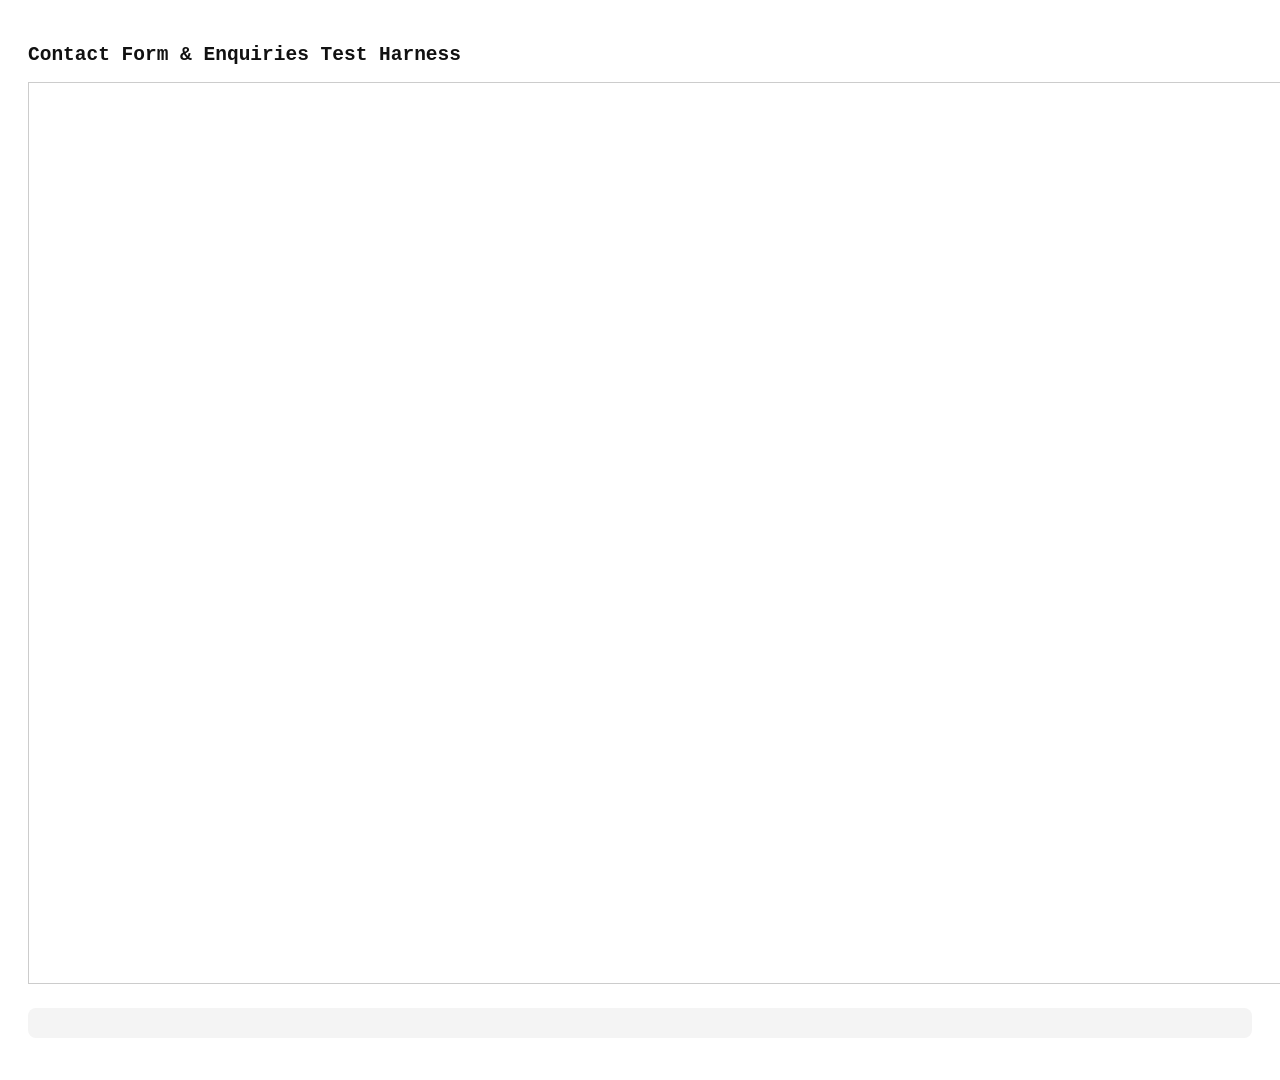
<file: scratch/harness.html>
<!DOCTYPE html>
<html>
<head><meta charset="utf-8"></head>
<body style="font-family: monospace; padding: 20px; background: #fff; color: #111;">
  <h2>Contact Form &amp; Enquiries Test Harness</h2>
  <iframe id="testFrame" src="http://127.0.0.1:8080/" style="width: 1280px; height: 900px; border: 1px solid #ccc;" onload="runFrameTests()"></iframe>
  <pre id="output" style="font-size: 14px; background: #f4f4f4; padding: 15px; border-radius: 8px; margin-top: 20px;"></pre>
  <script>
    function runFrameTests() {
      setTimeout(() => {
        const frame = document.getElementById('testFrame');
        const doc = frame.contentDocument || frame.contentWindow.document;
        const win = frame.contentWindow;

        try {
          const select = doc.getElementById('contactProduct');
          const subj = doc.getElementById('formSubjectHidden');
          const comm = doc.getElementById('formCommodityHidden');
          const prodInt = doc.getElementById('formProductInterestHidden');
          const form = doc.getElementById('contactForm');

          const log = [];
          log.push('TEST 1: Initial state -> select: "' + select.value + '" | subject: "' + subj.value + '"');

          // Test direct select: Circuit Breakers
          select.value = 'Circuit Breakers';
          select.dispatchEvent(new Event('change'));
          log.push('TEST 2: Pick "Circuit Breakers" -> select: "' + select.value + '" | commodity: "' + comm.value + '" | subject: "' + subj.value + '"');

          // Test direct select: Bi Metal Lugs
          select.value = 'Bi Metal Lugs & Connectors';
          select.dispatchEvent(new Event('change'));
          log.push('TEST 3: Pick "Bi Metal Lugs & Connectors" -> select: "' + select.value + '" | commodity: "' + comm.value + '" | subject: "' + subj.value + '"');

          // Submit inquiry for Bi Metal Lugs
          doc.getElementById('contactName').value = 'Apex Municipal Power';
          doc.getElementById('contactEmail').value = 'apex@power.gov.za';
          doc.getElementById('contactMessage').value = 'Urgent quote for 500 Bi Metal Lugs.';
          
          // Mock fetch
          win.fetch = async () => ({ ok: true, json: async () => ({ success: true }) });
          form.dispatchEvent(new Event('submit', { cancelable: true }));

          const leads = JSON.parse(win.localStorage.getItem('bakis_inquiry_leads') || '[]');
          log.push('TEST 4: Saved lead in vault -> product: "' + (leads[0] ? leads[0].product : 'none') + '" | name: "' + (leads[0] ? leads[0].name : 'none') + '"');

          // Test RFQ button from product card: Circuit Breakers
          const cbTile = doc.querySelector('[data-product="circuit-breakers"]');
          if (cbTile) {
            cbTile.click();
            const rfqBtn = doc.getElementById('productModalRfqBtn');
            if (rfqBtn) {
              rfqBtn.click();
              log.push('TEST 5: Modal RFQ clicked for "Circuit Breakers" -> dropdown value: "' + select.value + '" | subject: "' + subj.value + '"');
            }
          }

          // Test RFQ button from product card: IPC
          const ipcTile = doc.querySelector('[data-product="ipc-connectors"]');
          if (ipcTile) {
            ipcTile.click();
            const rfqBtn = doc.getElementById('productModalRfqBtn');
            if (rfqBtn) {
              rfqBtn.click();
              log.push('TEST 6: Modal RFQ clicked for "IPC" -> dropdown value: "' + select.value + '" | subject: "' + subj.value + '"');
            }
          }

          // Test Admin Portal Customer Enquiries Tab
          win.sessionStorage.setItem('bakis_admin_auth_v1', 'true');
          win.sessionStorage.setItem('bakis_admin_user', 'tsoanelomodise@gmail.com');
          doc.getElementById('openAdminBtn').click();
          doc.getElementById('tabEnquiries').click();

          const tableBody = doc.getElementById('adminEnquiriesTableBody');
          const rows = tableBody ? tableBody.querySelectorAll('tr').length : 0;
          const badgeFound = tableBody && tableBody.innerHTML.includes('enquiry-badge-product');
          log.push('TEST 7: Admin Enquiries Vault -> rows: ' + rows + ' | emerald product badge rendered: ' + (badgeFound ? 'YES' : 'NO'));

          document.getElementById('output').textContent = log.join('\n');
          window.TEST_COMPLETED = true;
        } catch (err) {
          document.getElementById('output').textContent = 'ERROR: ' + (err.stack || err.message);
          window.TEST_COMPLETED = true;
        }
      }, 500);
    }
  </script>
</body>
</html>
</file>
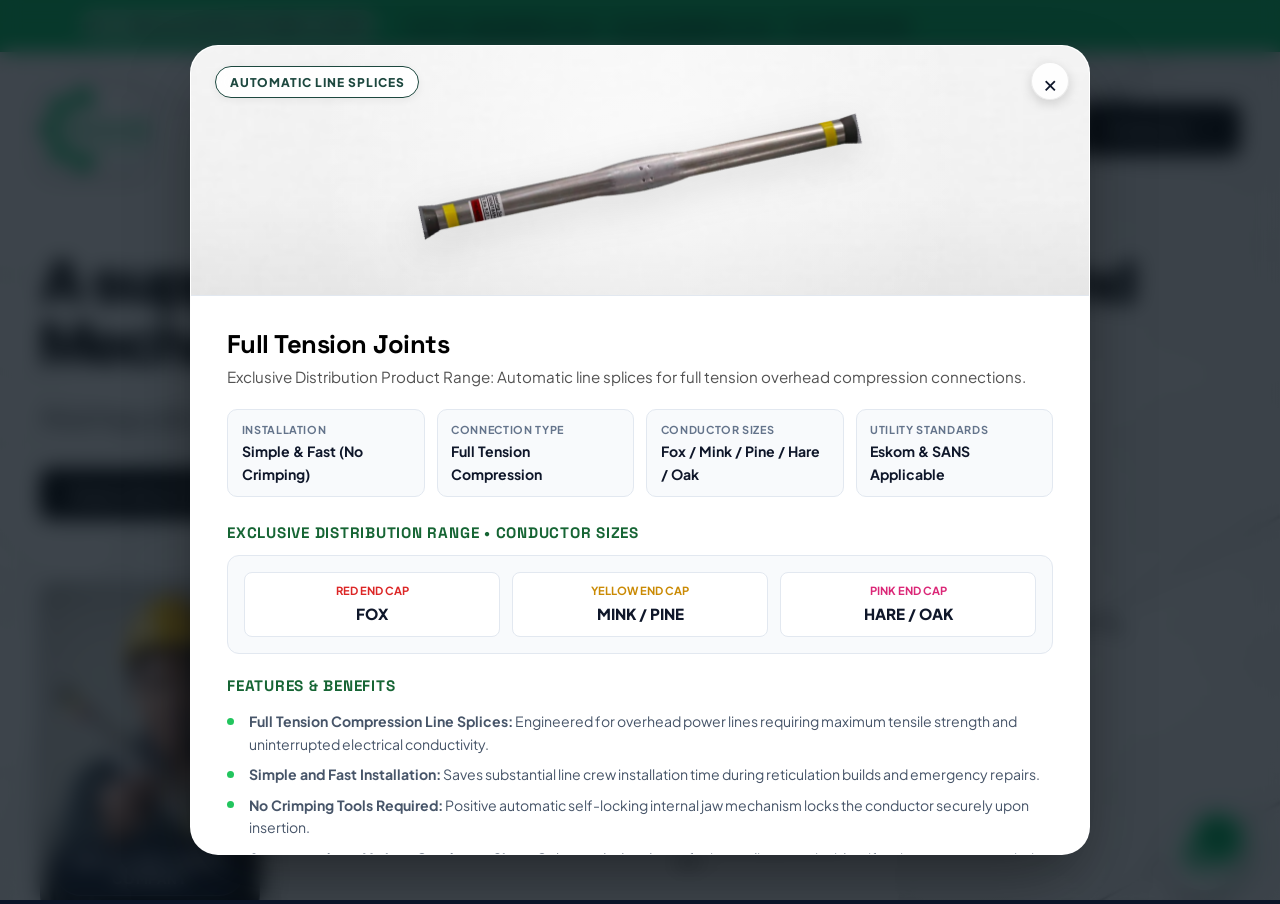
<file: scratch/modal_test.html>
<!DOCTYPE html>
<html>
<head>
  <meta charset="utf-8">
  <title>Modal Test</title>
</head>
<body style="margin: 0; padding: 0; background: #0b1528;">
  <iframe id="appFrame" src="/index.html" style="width: 100vw; height: 100vh; border: none;"></iframe>
  <script>
    const params = new URLSearchParams(window.location.search);
    const prod = params.get('prod') || 'distribution-boards';
    const frame = document.getElementById('appFrame');
    frame.onload = () => {
      setTimeout(() => {
        const win = frame.contentWindow;
        if (win && win.openProductModal) {
          win.openProductModal(prod);
        }
      }, 500);
    };
  </script>
</body>
</html>
</file>
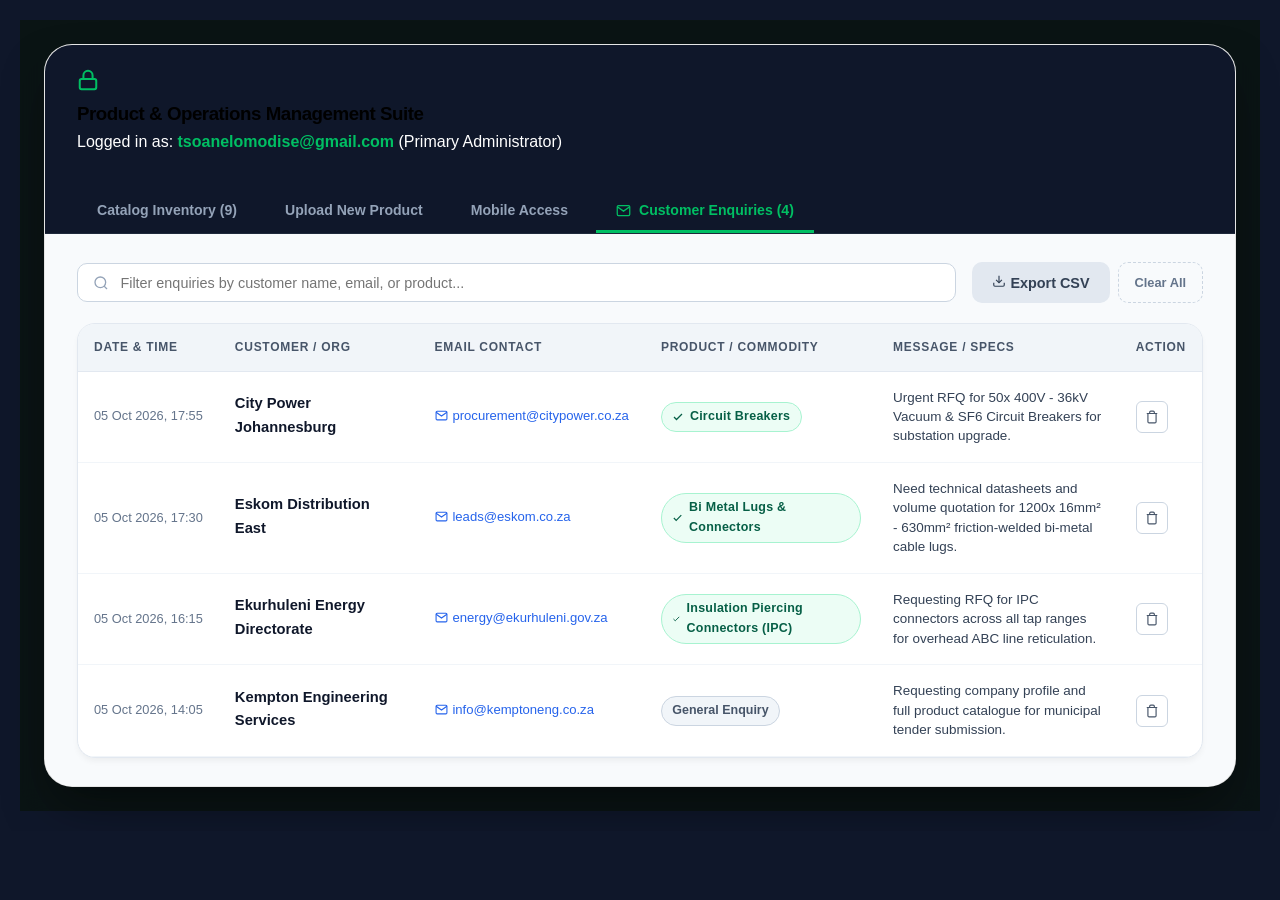
<file: scratch/preview_admin_enquiries.html>
<!DOCTYPE html>
<html lang="en">
<head>
  <meta charset="utf-8">
  <link rel="stylesheet" href="/assets/css/style.css">
  <style>
    body { background: #0f172a; margin: 0; padding: 20px; font-family: 'Inter', sans-serif; }
    .admin-modal-backdrop { display: flex !important; opacity: 1 !important; visibility: visible !important; position: static !important; }
    .admin-modal-box { transform: none !important; max-width: 1200px; margin: 0 auto; box-shadow: 0 25px 50px -12px rgba(0, 0, 0, 0.5) !important; }
  </style>
</head>
<body>
  <div class="admin-modal-backdrop active">
    <div class="admin-modal-box">
      <div class="admin-modal-header">
        <div class="admin-header-title-wrap">
          <div class="admin-brand-icon">
            <svg width="22" height="22" viewBox="0 0 24 24" fill="none" stroke="#00bf63" stroke-width="2.2">
              <rect x="3" y="11" width="18" height="11" rx="2" ry="2"></rect>
              <path d="M7 11V7a5 5 0 0 1 10 0v4"></path>
            </svg>
          </div>
          <div>
            <h3 class="admin-modal-title">Product &amp; Operations Management Suite</h3>
            <p class="admin-modal-subtitle">Logged in as: <strong style="color: #00bf63;">tsoanelomodise@gmail.com</strong> (Primary Administrator)</p>
          </div>
        </div>
      </div>

      <div class="admin-modal-nav">
        <button type="button" class="admin-nav-btn">Catalog Inventory (9)</button>
        <button type="button" class="admin-nav-btn">Upload New Product</button>
        <button type="button" class="admin-nav-btn">Mobile Access</button>
        <button type="button" class="admin-nav-btn active">
          <svg width="15" height="15" viewBox="0 0 24 24" fill="none" stroke="currentColor" stroke-width="2">
            <path d="M4 4h16c1.1 0 2 .9 2 2v12c0 1.1-.9 2-2 2H4c-1.1 0-2-.9-2-2V6c0-1.1.9-2 2-2z"></path>
            <polyline points="22,6 12,13 2,6"></polyline>
          </svg>
          Customer Enquiries (4)
        </button>
      </div>

      <div class="admin-modal-body">
        <div class="admin-tab-pane active" id="paneEnquiries">
          <div class="admin-catalog-toolbar">
            <div class="admin-search-wrap">
              <svg width="16" height="16" viewBox="0 0 24 24" fill="none" stroke="currentColor" stroke-width="2">
                <circle cx="11" cy="11" r="8"></circle>
                <line x1="21" y1="21" x2="16.65" y2="16.65"></line>
              </svg>
              <input type="text" placeholder="Filter enquiries by customer name, email, or product..." value="">
            </div>
            <div style="display: flex; gap: 0.5rem; flex-wrap: wrap;">
              <button type="button" class="btn-admin-secondary">
                <svg width="14" height="14" viewBox="0 0 24 24" fill="none" stroke="currentColor" stroke-width="2">
                  <path d="M21 15v4a2 2 0 0 1-2 2H5a2 2 0 0 1-2-2v-4"></path>
                  <polyline points="7 10 12 15 17 10"></polyline>
                  <line x1="12" y1="15" x2="12" y2="3"></line>
                </svg>
                <span>Export CSV</span>
              </button>
              <button type="button" class="btn-admin-reset">
                <span>Clear All</span>
              </button>
            </div>
          </div>

          <div class="admin-table-container">
            <table class="admin-table">
              <thead>
                <tr>
                  <th style="min-width: 140px;">Date &amp; Time</th>
                  <th>Customer / Org</th>
                  <th>Email Contact</th>
                  <th>Product / Commodity</th>
                  <th>Message / Specs</th>
                  <th style="text-align: right;">Action</th>
                </tr>
              </thead>
              <tbody>
                <tr>
                  <td class="enquiry-date">05 Oct 2026, 17:55</td>
                  <td><div class="enquiry-user-name">City Power Johannesburg</div></td>
                  <td>
                    <a href="mailto:procurement@citypower.co.za" class="enquiry-user-email">
                      <svg width="13" height="13" viewBox="0 0 24 24" fill="none" stroke="currentColor" stroke-width="2"><path d="M4 4h16c1.1 0 2 .9 2 2v12c0 1.1-.9 2-2 2H4c-1.1 0-2-.9-2-2V6c0-1.1.9-2 2-2z"></path><polyline points="22,6 12,13 2,6"></polyline></svg>
                      <span>procurement@citypower.co.za</span>
                    </a>
                  </td>
                  <td>
                    <span class="enquiry-badge-product">
                      <svg width="12" height="12" viewBox="0 0 24 24" fill="none" stroke="currentColor" stroke-width="2.5"><polyline points="20 6 9 17 4 12"></polyline></svg>
                      Circuit Breakers
                    </span>
                  </td>
                  <td><div class="enquiry-message-cell">Urgent RFQ for 50x 400V - 36kV Vacuum &amp; SF6 Circuit Breakers for substation upgrade.</div></td>
                  <td style="text-align: right;"><button class="btn-table-action delete"><svg width="14" height="14" viewBox="0 0 24 24" fill="none" stroke="currentColor" stroke-width="2"><polyline points="3 6 5 6 21 6"></polyline><path d="M19 6v14a2 2 0 0 1-2 2H7a2 2 0 0 1-2-2V6m3 0V4a2 2 0 0 1 2-2h4a2 2 0 0 1 2 2v2"></path></svg></button></td>
                </tr>
                <tr>
                  <td class="enquiry-date">05 Oct 2026, 17:30</td>
                  <td><div class="enquiry-user-name">Eskom Distribution East</div></td>
                  <td>
                    <a href="mailto:leads@eskom.co.za" class="enquiry-user-email">
                      <svg width="13" height="13" viewBox="0 0 24 24" fill="none" stroke="currentColor" stroke-width="2"><path d="M4 4h16c1.1 0 2 .9 2 2v12c0 1.1-.9 2-2 2H4c-1.1 0-2-.9-2-2V6c0-1.1.9-2 2-2z"></path><polyline points="22,6 12,13 2,6"></polyline></svg>
                      <span>leads@eskom.co.za</span>
                    </a>
                  </td>
                  <td>
                    <span class="enquiry-badge-product">
                      <svg width="12" height="12" viewBox="0 0 24 24" fill="none" stroke="currentColor" stroke-width="2.5"><polyline points="20 6 9 17 4 12"></polyline></svg>
                      Bi Metal Lugs &amp; Connectors
                    </span>
                  </td>
                  <td><div class="enquiry-message-cell">Need technical datasheets and volume quotation for 1200x 16mm² - 630mm² friction-welded bi-metal cable lugs.</div></td>
                  <td style="text-align: right;"><button class="btn-table-action delete"><svg width="14" height="14" viewBox="0 0 24 24" fill="none" stroke="currentColor" stroke-width="2"><polyline points="3 6 5 6 21 6"></polyline><path d="M19 6v14a2 2 0 0 1-2 2H7a2 2 0 0 1-2-2V6m3 0V4a2 2 0 0 1 2-2h4a2 2 0 0 1 2 2v2"></path></svg></button></td>
                </tr>
                <tr>
                  <td class="enquiry-date">05 Oct 2026, 16:15</td>
                  <td><div class="enquiry-user-name">Ekurhuleni Energy Directorate</div></td>
                  <td>
                    <a href="mailto:energy@ekurhuleni.gov.za" class="enquiry-user-email">
                      <svg width="13" height="13" viewBox="0 0 24 24" fill="none" stroke="currentColor" stroke-width="2"><path d="M4 4h16c1.1 0 2 .9 2 2v12c0 1.1-.9 2-2 2H4c-1.1 0-2-.9-2-2V6c0-1.1.9-2 2-2z"></path><polyline points="22,6 12,13 2,6"></polyline></svg>
                      <span>energy@ekurhuleni.gov.za</span>
                    </a>
                  </td>
                  <td>
                    <span class="enquiry-badge-product">
                      <svg width="12" height="12" viewBox="0 0 24 24" fill="none" stroke="currentColor" stroke-width="2.5"><polyline points="20 6 9 17 4 12"></polyline></svg>
                      Insulation Piercing Connectors (IPC)
                    </span>
                  </td>
                  <td><div class="enquiry-message-cell">Requesting RFQ for IPC connectors across all tap ranges for overhead ABC line reticulation.</div></td>
                  <td style="text-align: right;"><button class="btn-table-action delete"><svg width="14" height="14" viewBox="0 0 24 24" fill="none" stroke="currentColor" stroke-width="2"><polyline points="3 6 5 6 21 6"></polyline><path d="M19 6v14a2 2 0 0 1-2 2H7a2 2 0 0 1-2-2V6m3 0V4a2 2 0 0 1 2-2h4a2 2 0 0 1 2 2v2"></path></svg></button></td>
                </tr>
                <tr>
                  <td class="enquiry-date">05 Oct 2026, 14:05</td>
                  <td><div class="enquiry-user-name">Kempton Engineering Services</div></td>
                  <td>
                    <a href="mailto:info@kemptoneng.co.za" class="enquiry-user-email">
                      <svg width="13" height="13" viewBox="0 0 24 24" fill="none" stroke="currentColor" stroke-width="2"><path d="M4 4h16c1.1 0 2 .9 2 2v12c0 1.1-.9 2-2 2H4c-1.1 0-2-.9-2-2V6c0-1.1.9-2 2-2z"></path><polyline points="22,6 12,13 2,6"></polyline></svg>
                      <span>info@kemptoneng.co.za</span>
                    </a>
                  </td>
                  <td>
                    <span class="enquiry-badge-general">General Enquiry</span>
                  </td>
                  <td><div class="enquiry-message-cell">Requesting company profile and full product catalogue for municipal tender submission.</div></td>
                  <td style="text-align: right;"><button class="btn-table-action delete"><svg width="14" height="14" viewBox="0 0 24 24" fill="none" stroke="currentColor" stroke-width="2"><polyline points="3 6 5 6 21 6"></polyline><path d="M19 6v14a2 2 0 0 1-2 2H7a2 2 0 0 1-2-2V6m3 0V4a2 2 0 0 1 2-2h4a2 2 0 0 1 2 2v2"></path></svg></button></td>
                </tr>
              </tbody>
            </table>
          </div>
        </div>
      </div>
    </div>
  </div>
</body>
</html>
</file>
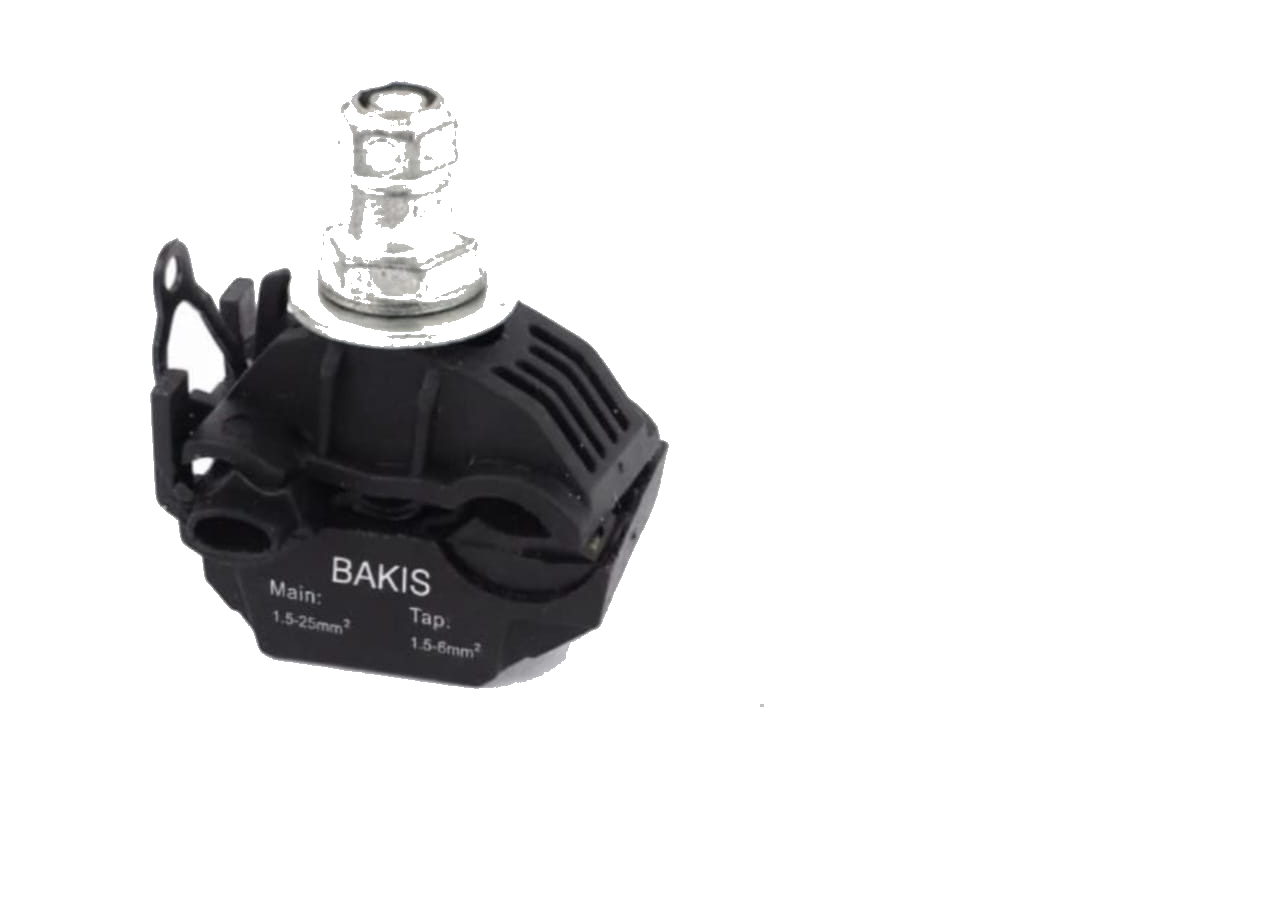
<file: scratch/process_ipc_clean.html>
<!DOCTYPE html>
<html>
<head><title>Clean Cutout IPC</title></head>
<body>
<canvas id="cv"></canvas>
<script>
window.addEventListener('DOMContentLoaded', () => {
  const img = new Image();
  img.onload = () => {
    const cv = document.getElementById('cv');
    const w = img.naturalWidth;
    const h = img.naturalHeight;
    cv.width = w;
    cv.height = h;
    const ctx = cv.getContext('2d');
    ctx.drawImage(img, 0, 0);

    const imgData = ctx.getImageData(0, 0, w, h);
    const data = imgData.data;

    // Use flood-fill / BFS from borders to remove background without touching product internals
    const visited = new Uint8Array(w * h);
    const queue = [];

    // Push all border pixels to queue
    for (let x = 0; x < w; x++) {
      queue.push(x, 0);
      queue.push(x, h - 1);
      visited[0 * w + x] = 1;
      visited[(h - 1) * w + x] = 1;
    }
    for (let y = 0; y < h; y++) {
      queue.push(0, y);
      queue.push(w - 1, y);
      visited[y * w + 0] = 1;
      visited[y * w + (w - 1)] = 1;
    }

    // Helper to test if a pixel is background (near white / light gray)
    function isBg(idx) {
      const r = data[idx];
      const g = data[idx + 1];
      const b = data[idx + 2];
      const minV = Math.min(r, g, b);
      const maxV = Math.max(r, g, b);
      // Background is light (> 195) and neutrally colored (low saturation)
      return minV > 190 && (maxV - minV) < 35;
    }

    let head = 0;
    while (head < queue.length) {
      const qx = queue[head++];
      const qy = queue[head++];
      const pIdx = (qy * w + qx) * 4;

      if (isBg(pIdx)) {
        // Mark pixel transparent
        data[pIdx + 3] = 0;

        // Check 4 neighbors
        const neighbors = [
          [qx + 1, qy],
          [qx - 1, qy],
          [qx, qy + 1],
          [qx, qy - 1]
        ];

        for (const [nx, ny] of neighbors) {
          if (nx >= 0 && nx < w && ny >= 0 && ny < h) {
            const nVisitedIdx = ny * w + nx;
            if (!visited[nVisitedIdx]) {
              visited[nVisitedIdx] = 1;
              const nPIdx = (ny * w + nx) * 4;
              if (isBg(nPIdx)) {
                queue.push(nx, ny);
              }
            }
          }
        }
      }
    }

    // Soften transition / feathered borders
    for (let y = 1; y < h - 1; y++) {
      for (let x = 1; x < w - 1; x++) {
        const idx = (y * w + x) * 4;
        if (data[idx + 3] > 0) {
          const r = data[idx], g = data[idx + 1], b = data[idx + 2];
          if (r > 200 && g > 200 && b > 200) {
            // Count surrounding transparent pixels
            let transCount = 0;
            if (data[((y-1)*w + x)*4 + 3] === 0) transCount++;
            if (data[((y+1)*w + x)*4 + 3] === 0) transCount++;
            if (data[(y*w + x - 1)*4 + 3] === 0) transCount++;
            if (data[(y*w + x + 1)*4 + 3] === 0) transCount++;
            if (transCount >= 1) {
              data[idx + 3] = Math.max(0, 255 - transCount * 65);
            }
          }
        }
      }
    }

    ctx.putImageData(imgData, 0, 0);

    const dataUrl = cv.toDataURL('image/png');
    fetch('http://127.0.0.1:8089/save-png', {
      method: 'POST',
      headers: { 'Content-Type': 'application/json' },
      body: JSON.stringify({ data: dataUrl })
    })
    .then(r => r.text())
    .then(txt => {
      document.body.innerHTML = '<h1>' + txt + '</h1>';
    });
  };
  img.src = '/assets/images/product-ipc-connector.jpg';
});
</script>
</body>
</html>
</file>
<file: assets/css/style.css>
:root {
  /* Minimalist Monochromatic Palette */
  --bg-sand: #f6f7f6;
  --bg-sand-light: #fbfcfb;
  --bg-card: #ffffff;
  --bg-card-warm: #ffffff;
  --bg-dark: #000000;
  --bg-dark-surface: #0c0d0c;
  
  --primary-green: #000000;
  --primary-green-hover: #171817;
  --accent-green-bright: #22c55e;
  --accent-green-soft: #f0f3f1;
  
  --text-main: #000000;
  --text-muted: #525252;
  --text-light: #808080;
  --text-inverse: #ffffff;
  
  --border-line: rgba(0, 0, 0, 0.07);
  --border-line-light: rgba(255, 255, 255, 0.2);
  --border-line-dark: rgba(255, 255, 255, 0.1);
  
  /* Typography System based on Reference Spec */
  --font-sans: 'Plus Jakarta Sans', -apple-system, BlinkMacSystemFont, 'Segoe UI', Roboto, sans-serif;
  --font-display: 'Space Grotesk', -apple-system, sans-serif;
  --font-wordmark: 'Inter Tight', -apple-system, sans-serif;

  --transition: all 0.24s cubic-bezier(0.16, 1, 0.3, 1);
  --radius-sm: 10px;
  --radius-md: 18px;
  --radius-lg: 28px;
  --radius-xl: 36px;
  --radius-full: 9999px;
  
  /* Diffuse Floating Shadows */
  --shadow-subtle: 0 4px 20px -4px rgba(0, 0, 0, 0.05), 0 2px 6px -2px rgba(0, 0, 0, 0.02);
  --shadow-elevated: 0 20px 45px -12px rgba(0, 0, 0, 0.09), 0 6px 14px -4px rgba(0, 0, 0, 0.04);
}

* {
  margin: 0;
  padding: 0;
  box-sizing: border-box;
}

html {
  scroll-behavior: smooth;
  font-size: 16px;
  text-rendering: optimizeLegibility;
  overflow-x: hidden;
  max-width: 100vw;
}

body {
  font-family: var(--font-sans);
  background-color: var(--bg-sand);
  color: var(--text-main);
  line-height: 1.6;
  -webkit-font-smoothing: antialiased;
  -moz-osx-font-smoothing: grayscale;
  overflow-x: hidden;
  width: 100%;
  max-width: 100vw;
}

/* ===================================================
   BESPOKE ICON SYSTEM (Linear / Apple / Stripe Agency Quality)
   - Dual-Theme Architecture: Standard UI (Light) & Dark UI (Deep Dark)
   - Pixel-perfect geometry, optical balance, negative space
   =================================================== */
.bk-icon {
  display: inline-block;
  vertical-align: middle;
  flex-shrink: 0;
  stroke-linecap: round;
  stroke-linejoin: round;
  stroke-width: 1.5;
  transition: transform 0.2s ease, stroke 0.2s ease;
}

/* Standard UI (Light / Neutral) */
.bk-icon-light {
  stroke: var(--text-muted);
  fill: none;
}

.bk-icon-light.primary {
  stroke: var(--primary-green);
}

.bk-icon-light.accent {
  stroke: var(--accent-green-bright);
}

/* Dark UI (High-Contrast / Precision Glow) */
.bk-icon-dark {
  stroke: #ffffff;
  fill: none;
  filter: drop-shadow(0 0 6px rgba(31, 161, 96, 0.35));
}

.bk-icon-dark.accent {
  stroke: #22c55e;
  filter: drop-shadow(0 0 8px rgba(34, 197, 94, 0.5));
}

.bk-icon-badge {
  display: inline-flex;
  align-items: center;
  justify-content: center;
  border-radius: var(--radius-sm);
  background: var(--accent-green-soft);
  color: var(--primary-green);
}

.bk-icon-badge.dark {
  background: rgba(255, 255, 255, 0.06);
  border: 1px solid rgba(255, 255, 255, 0.12);
  color: #ffffff;
}

img {
  max-width: 100%;
  height: auto;
  display: block;
}

a {
  text-decoration: none;
  color: inherit;
  transition: var(--transition);
}

button {
  font-family: inherit;
  cursor: pointer;
  border: none;
  outline: none;
  background: none;
}

/* Container */
.container {
  width: 100%;
  max-width: 1440px;
  margin: 0 auto;
  padding: 0 2.5rem;
}

/* Master Wrapper enclosing Topbar, Menu & Hero */
.hero-master-wrapper {
  position: relative;
  overflow: hidden;
  border-bottom: 1px solid var(--border-line);
}

/* Whole-Hero Full Bleed Background Canvas */
.hero-bg-canvas {
  position: absolute;
  top: 0;
  bottom: 0;
  left: 0;
  right: 0;
  width: 100%;
  height: 100%;
  z-index: 1;
  pointer-events: none;
  overflow: hidden;
}

.hero-bg-canvas img,
.hero-bg-canvas video {
  width: 100%;
  height: 100%;
  object-fit: cover;
  object-position: center center;
  transform: none;
  filter: contrast(1.05) brightness(1.02);
}

/* ===================================================
   SUBTLE INTERACTION DESIGN & SCROLL REVEALS
   - Gentle opacity & slight translation (no bouncing/distracting physics)
   - Hover feedback on interactive elements
   =================================================== */
.reveal-init {
  opacity: 0;
  transform: translateY(14px);
  transition: opacity 0.55s cubic-bezier(0.16, 1, 0.3, 1), transform 0.55s cubic-bezier(0.16, 1, 0.3, 1);
  will-change: opacity, transform;
}

.reveal-visible {
  opacity: 1;
  transform: translateY(0);
}

@media (prefers-reduced-motion: reduce) {
  .reveal-init {
    opacity: 1 !important;
    transform: none !important;
    transition: none !important;
  }
}

/* ===================================================
   TYPOGRAPHY SYSTEM (Reference Hierarchy Spec)
   - Lead Header: Space Grotesk, uppercase, tracking-wide
   - Main Wordmark Display: Inter Tight, 900 weight, ultra-tight tracking
   - Subheadline/Tagline: Italicized, balanced weight
   =================================================== */
h1, h2, h3, h4 {
  font-family: var(--font-display);
  color: var(--text-main);
  letter-spacing: -0.025em;
}

.hero-headline {
  font-family: var(--font-wordmark);
  font-weight: 850;
  letter-spacing: -0.03em;
  text-transform: none;
  font-size: clamp(3.25rem, 4.6vw, 4.75rem);
  line-height: 1.05;
  color: var(--text-main);
  margin-bottom: 1.5rem;
  width: 100%;
  max-width: 100%;
  word-break: normal;
  overflow-wrap: break-word;
}

.hero-headline .headline-line {
  display: inline;
  white-space: normal;
}

.hero-subheadline {
  font-family: var(--font-sans);
  font-style: italic;
  font-size: 1.55rem;
  font-weight: 500;
  color: var(--text-muted);
  max-width: 850px;
  line-height: 1.5;
  margin-bottom: 2rem;
  letter-spacing: normal;
}

/* Monochromatic Clean Overlays */
.hero-bg-gradient-overlay {
  position: absolute;
  inset: 0;
  background: linear-gradient(
    90deg, 
    rgba(246, 247, 246, 0.97) 0%, 
    rgba(246, 247, 246, 0.90) 42%, 
    rgba(246, 247, 246, 0.55) 70%, 
    rgba(246, 247, 246, 0.20) 100%
  );
  pointer-events: none;
}

/* Announcement Topbar (Above the menu section: #00BF63) */
.top-announcement {
  background: #00BF63;
  color: #052614;
  font-size: 0.875rem;
  font-weight: 600;
  padding: 0.65rem 2.5rem;
  border-bottom: 1px solid rgba(0, 0, 0, 0.08);
  position: relative;
  z-index: 101;
}

.top-announcement .container {
  display: flex;
  justify-content: space-between;
  align-items: center;
  gap: 1.5rem;
}

.top-announcement .top-announcement-left {
  display: flex;
  align-items: center;
  gap: 1.75rem;
  color: #032010;
}

.top-announcement .badge-hours {
  display: inline-flex;
  align-items: center;
  gap: 0.45rem;
  font-weight: 700;
  color: #032010;
  background: rgba(255, 255, 255, 0.35);
  padding: 0.25rem 0.65rem;
  border-radius: 9999px;
  letter-spacing: -0.01em;
}

.top-announcement .badge-hours::before {
  content: '';
  width: 7px;
  height: 7px;
  border-radius: 50%;
  background-color: #032010;
  box-shadow: 0 0 6px rgba(3, 32, 16, 0.4);
}

.top-announcement a {
  color: #032010;
  font-weight: 700;
  text-decoration: underline;
  text-underline-offset: 2px;
  transition: opacity 0.2s ease, color 0.2s ease;
}

.top-announcement a:hover {
  opacity: 0.85;
  color: #000000;
}

.top-announcement-btn {
  display: inline-flex;
  align-items: center;
  gap: 0.5rem;
  background: #032010;
  color: #ffffff !important;
  padding: 0.45rem 1.15rem;
  font-size: 0.825rem;
  font-weight: 700;
  border-radius: 9999px;
  border: 1px solid rgba(0, 0, 0, 0.2);
  transition: transform 0.2s ease, background-color 0.2s ease, box-shadow 0.2s ease;
  text-decoration: none !important;
}

.top-announcement-btn:hover {
  background: #000000;
  transform: translateY(-1px);
  box-shadow: 0 4px 12px rgba(0, 0, 0, 0.25);
  color: #ffffff !important;
}

.site-header.scrolled {
  background: rgba(246, 247, 246, 0.92);
  backdrop-filter: blur(16px);
  -webkit-backdrop-filter: blur(16px);
  border-bottom: 1px solid var(--border-line);
  box-shadow: var(--shadow-subtle);
  padding-top: 0;
}

/* Header & Navigation */
.site-header {
  position: sticky;
  top: 0;
  z-index: 100;
  background: transparent;
  border-bottom: 1px solid transparent;
  margin-top: 0;
  padding-top: 0.75rem;
  transition: background-color 0.35s ease, border-color 0.35s ease, box-shadow 0.35s ease, backdrop-filter 0.35s ease, padding 0.3s ease;
}

.site-header.scrolled {
  background: rgba(230, 237, 233, 0.92);
  backdrop-filter: blur(16px);
  -webkit-backdrop-filter: blur(16px);
  border-bottom: 1px solid var(--border-line);
  box-shadow: 0 10px 30px -10px rgba(10, 25, 18, 0.12);
  padding-top: 0;
}

.site-header .nav-container {
  display: flex;
  align-items: center;
  justify-content: space-between;
  height: 130px;
  transition: height 0.3s ease;
}

.site-header.scrolled .nav-container {
  height: 105px;
}

.brand-logo {
  display: flex;
  align-items: center;
  gap: 0.75rem;
  margin: 0;
  padding: 0;
  justify-content: flex-start;
}

.brand-logo img {
  height: 85px;
  max-height: 95px;
  width: auto;
  border-radius: 10px;
  border: 1px solid rgba(255, 255, 255, 0.12);
  object-fit: contain;
  object-position: left center;
  box-shadow: 0 4px 16px rgba(0, 0, 0, 0.25);
  transition: height 0.3s ease, transform 0.25s ease, box-shadow 0.25s ease;
  margin-left: 0;
}

.site-header.scrolled .brand-logo img {
  height: 70px;
  max-height: 75px;
  box-shadow: 0 4px 12px rgba(0, 0, 0, 0.15);
}

.brand-logo img:hover {
  transform: scale(1.02);
  box-shadow: 0 6px 20px rgba(0, 0, 0, 0.35);
}

.main-nav {
  display: flex;
  align-items: center;
  gap: 2.5rem;
}

.main-nav a {
  font-size: 0.95rem;
  font-weight: 500;
  color: var(--text-main);
  position: relative;
  padding: 0.4rem 0;
}

.main-nav a::after {
  content: '';
  position: absolute;
  bottom: 0;
  left: 0;
  width: 0;
  height: 2px;
  background: var(--primary-green);
  transition: var(--transition);
}

.main-nav a:hover {
  color: var(--primary-green);
}

.main-nav a:hover::after {
  width: 100%;
}

.nav-actions {
  display: flex;
  align-items: center;
  gap: 1rem;
}

.search-toggle-btn {
  display: flex;
  align-items: center;
  justify-content: center;
  width: 44px;
  height: 44px;
  border-radius: 50%;
  background: #ffffff;
  border: 1px solid var(--border-line);
  color: var(--text-main);
  transition: var(--transition);
}

.search-toggle-btn:hover {
  background: var(--bg-dark);
  color: #fff;
  border-color: var(--bg-dark);
}

.btn-primary {
  display: inline-flex;
  align-items: center;
  justify-content: center;
  gap: 0.5rem;
  background: #000000;
  color: #ffffff;
  padding: 0.85rem 1.8rem;
  font-size: 0.95rem;
  font-weight: 600;
  border-radius: var(--radius-sm);
  transition: transform 0.2s cubic-bezier(0.16, 1, 0.3, 1), box-shadow 0.2s cubic-bezier(0.16, 1, 0.3, 1), background-color 0.2s ease;
  box-shadow: 0 4px 14px rgba(0, 0, 0, 0.16);
}

.btn-primary:hover {
  background: #171817;
  transform: translateY(-2px);
  box-shadow: 0 8px 24px rgba(0, 0, 0, 0.25);
  color: #ffffff;
}

.btn-primary:active {
  transform: translateY(0);
}

.btn-secondary {
  display: inline-flex;
  align-items: center;
  justify-content: center;
  gap: 0.5rem;
  background: #ffffff;
  color: #000000;
  border: 1px solid var(--border-line);
  padding: 0.85rem 1.8rem;
  font-size: 0.95rem;
  font-weight: 600;
  border-radius: var(--radius-sm);
  transition: transform 0.2s cubic-bezier(0.16, 1, 0.3, 1), box-shadow 0.2s cubic-bezier(0.16, 1, 0.3, 1), border-color 0.2s ease, background-color 0.2s ease;
  box-shadow: var(--shadow-subtle);
}

.btn-secondary:hover {
  background: #fbfcfb;
  border-color: rgba(0, 0, 0, 0.25);
  transform: translateY(-2px);
  box-shadow: var(--shadow-elevated);
}

.btn-secondary:active {
  transform: translateY(0);
}

/* Mobile Menu Toggle */
.mobile-nav-toggle {
  display: none;
  flex-direction: column;
  justify-content: center;
  gap: 5px;
  width: 40px;
  height: 40px;
}

.mobile-nav-toggle span {
  display: block;
  height: 2px;
  width: 24px;
  background: var(--text-main);
  transition: var(--transition);
}

/* ===================================================
   HERO SECTION - REFERENCE REPLICATED WITH ARCHITECTURAL GRID
   =================================================== */
.hero-editorial {
  position: relative;
  min-height: calc(100vh - 120px);
  display: flex;
  align-items: stretch;
  overflow: hidden;
  border-bottom: 1px solid var(--border-line);
}

/* Reference subtle editorial grid lines */
.hero-grid-overlay {
  position: absolute;
  inset: 0;
  pointer-events: none;
  z-index: 3;
  display: grid;
  grid-template-columns: 280px 1fr 1fr;
  grid-template-rows: 90px 1fr 1fr;
  border-bottom: 1px solid rgba(255, 255, 255, 0.2);
}

.hero-grid-overlay > div {
  border-right: 1px solid rgba(255, 255, 255, 0.18);
  border-bottom: 1px solid rgba(255, 255, 255, 0.18);
}

.hero-layout {
  position: relative;
  z-index: 4;
  width: 100%;
  max-width: 1440px;
  margin: 0 auto;
  display: flex;
  flex-direction: column;
  padding: 3.5rem 2.5rem 2.5rem;
  gap: 2rem;
}

.hero-content-left {
  width: 100%;
  max-width: 100%;
  display: flex;
  flex-direction: column;
  padding-right: 0;
}

.hero-stat-bubble-top {
  display: inline-flex;
  align-items: center;
  gap: 1rem;
  margin-bottom: 2rem;
}

.hero-stat-bubble-top .metric-big {
  font-size: 2.25rem;
  font-weight: 800;
  line-height: 1;
  color: var(--text-main);
  letter-spacing: -0.03em;
}

.hero-stat-bubble-top .metric-label {
  font-size: 0.85rem;
  font-weight: 600;
  color: var(--text-muted);
  text-transform: uppercase;
  letter-spacing: 0.05em;
  margin-top: 0.2rem;
}

.hero-stat-bubble-top .avatar-group {
  display: flex;
  align-items: center;
  margin-top: 0.4rem;
}

.hero-stat-bubble-top .avatar-group img {
  width: 32px;
  height: 32px;
  border-radius: 50%;
  border: 2px solid var(--bg-sand);
  margin-left: -8px;
}

.hero-stat-bubble-top .avatar-group img:first-child {
  margin-left: 0;
}

.hero-title-group {
  margin-bottom: 2.5rem;
}

.hero-subheadline {
  font-size: 1.55rem;
  font-weight: 500;
  color: var(--text-muted);
  max-width: 850px;
  line-height: 1.5;
  margin-bottom: 2rem;
}

.hero-cta-row {
  display: flex;
  align-items: center;
  gap: 1.25rem;
  flex-wrap: wrap;
}

/* Floating bottom cards on hero */
.hero-bottom-deck {
  display: flex;
  align-items: stretch;
  justify-content: flex-start;
  gap: 1.25rem;
  margin-top: 1.5rem;
  margin-bottom: 0.5rem;
  width: 100%;
}

/* Black Stat Block */
.hero-metric-dark-box {
  background: var(--bg-dark);
  color: #fff;
  padding: 1.5rem 1.75rem;
  display: flex;
  flex-direction: column;
  justify-content: space-between;
  min-width: 235px;
  position: relative;
  overflow: hidden;
  border-radius: var(--radius-md);
  box-shadow: var(--shadow-elevated);
  border: 1px solid rgba(255, 255, 255, 0.14);
  transition: transform 0.25s cubic-bezier(0.16, 1, 0.3, 1), box-shadow 0.25s ease;
}

.hero-metric-dark-box:hover {
  transform: translateY(-3px);
  box-shadow: 0 25px 50px -15px rgba(0, 0, 0, 0.5);
}

.hero-metric-dark-box.has-executive-media {
  background: #111827;
  width: 220px;
  min-width: 200px;
  max-width: 240px;
  aspect-ratio: 300 / 449;
  height: auto;
  padding: 1rem 0.85rem;
  flex-shrink: 0;
}

.hero-metric-dark-box .dark-box-bg-image {
  position: absolute;
  inset: 0;
  width: 100%;
  height: 100%;
  z-index: 1;
  pointer-events: none;
}

.hero-metric-dark-box .dark-box-bg-image img {
  width: 100%;
  height: 100%;
  object-fit: cover;
  object-position: center center;
  filter: none;
  transition: transform 0.35s ease;
}

.hero-metric-dark-box:hover .dark-box-bg-image img {
  transform: scale(1.02);
  filter: none;
}

.hero-metric-dark-box .dark-box-overlay {
  position: absolute;
  inset: 0;
  background: linear-gradient(
    180deg,
    rgba(0, 0, 0, 0) 0%,
    rgba(0, 0, 0, 0) 68%,
    rgba(0, 0, 0, 0.3) 84%,
    rgba(0, 0, 0, 0.75) 100%
  );
  z-index: 2;
}

.hero-metric-dark-box .dark-box-content {
  position: relative;
  z-index: 3;
  display: flex;
  flex-direction: column;
  justify-content: flex-end;
  height: 100%;
}

.hero-metric-dark-box .caption {
  font-size: 0.82rem;
  font-weight: 800;
  text-transform: uppercase;
  letter-spacing: 0.05em;
  line-height: 1.35;
  color: #ffffff;
  text-align: center;
  background: rgba(15, 23, 42, 0.85);
  backdrop-filter: blur(8px);
  -webkit-backdrop-filter: blur(8px);
  padding: 0.45rem 0.65rem;
  border-radius: 9999px;
  border: 1px solid rgba(255, 255, 255, 0.2);
  box-shadow: 0 4px 14px rgba(0, 0, 0, 0.5);
}

/* Warm Spotlight Card (Clean White Floating Container) */
.hero-spotlight-card {
  background: #ffffff;
  padding: 1.5rem 1.75rem;
  display: grid;
  grid-template-columns: 1fr auto;
  align-items: center;
  gap: 1.5rem;
  position: relative;
  overflow: hidden;
  border-radius: var(--radius-md);
  box-shadow: var(--shadow-elevated);
  border: 1px solid var(--border-line);
  transition: transform 0.25s cubic-bezier(0.16, 1, 0.3, 1), box-shadow 0.25s ease;
  width: 100%;
  max-width: 620px;
}

.hero-spotlight-card:hover {
  transform: translateY(-3px);
  box-shadow: 0 25px 45px -12px rgba(0, 0, 0, 0.12);
}

.spotlight-text-content {
  display: flex;
  flex-direction: column;
  justify-content: center;
  transition: opacity 0.22s cubic-bezier(0.16, 1, 0.3, 1), transform 0.22s cubic-bezier(0.16, 1, 0.3, 1);
  will-change: opacity, transform;
}

.spotlight-text-content.text-anim-out {
  opacity: 0;
  transform: translateY(-8px);
}

.spotlight-text-content.animate-swap {
  animation: spotlightTextIn 0.38s cubic-bezier(0.16, 1, 0.3, 1) forwards;
}

@keyframes spotlightTextIn {
  0% {
    opacity: 0;
    transform: translateY(8px);
  }
  100% {
    opacity: 1;
    transform: translateY(0);
  }
}

.hero-spotlight-card .spotlight-tag {
  display: inline-flex;
  align-items: center;
  gap: 0.45rem;
  font-size: 0.78rem;
  font-weight: 700;
  text-transform: uppercase;
  letter-spacing: 0.05em;
  color: #166534;
  margin-bottom: 0.35rem;
}

.hero-spotlight-card .spotlight-tag::before {
  content: '';
  width: 6px;
  height: 6px;
  border-radius: 50%;
  background: #16a34a;
}

.hero-spotlight-card .spotlight-title {
  font-family: var(--font-sans);
  font-size: clamp(1.2rem, 1.8vw, 1.45rem);
  font-weight: 800;
  line-height: 1.22;
  color: var(--text-main);
  letter-spacing: -0.02em;
  margin: 0 0 0.4rem 0;
}

.hero-spotlight-card .spotlight-desc {
  font-family: var(--font-sans);
  font-size: clamp(0.84rem, 1.1vw, 0.92rem);
  font-weight: 500;
  line-height: 1.46;
  color: var(--text-muted);
  margin: 0;
  max-width: 580px;
  display: -webkit-box;
  -webkit-line-clamp: 3;
  -webkit-box-orient: vertical;
  overflow: hidden;
}

/* Rotating Product Carousel Container */
.spotlight-carousel-wrapper {
  position: relative;
  width: 190px;
  display: flex;
  flex-direction: column;
  align-items: center;
}

.carousel-track {
  position: relative;
  width: 190px;
  height: 220px;
  display: flex;
  align-items: center;
  justify-content: center;
}

.carousel-slide {
  position: absolute;
  inset: 0;
  display: flex;
  flex-direction: column;
  align-items: center;
  justify-content: center;
  opacity: 0;
  visibility: hidden;
  transform: scale(0.94) translateY(6px);
  transition: opacity 0.5s cubic-bezier(0.16, 1, 0.3, 1), transform 0.5s cubic-bezier(0.16, 1, 0.3, 1), visibility 0.5s;
  pointer-events: none;
}

.carousel-slide.active {
  opacity: 1;
  visibility: visible;
  transform: scale(1) translateY(0);
  pointer-events: auto;
}

.hero-spotlight-card .spotlight-avatar {
  height: 185px;
  width: 175px;
  object-fit: contain;
  background: #ffffff;
  padding: 8px;
  border-radius: var(--radius-md);
  border: 1px solid #e8ede9;
  box-shadow: 0 4px 14px rgba(0, 0, 0, 0.04);
  transition: transform 0.25s ease;
}

.hero-spotlight-card .spotlight-avatar:hover {
  transform: scale(1.03);
}

.carousel-caption {
  font-size: 0.7rem;
  font-weight: 700;
  text-transform: uppercase;
  letter-spacing: 0.06em;
  color: var(--text-muted);
  margin-top: 0.4rem;
  text-align: center;
  max-width: 175px;
  white-space: nowrap;
  overflow: hidden;
  text-overflow: ellipsis;
}

/* Minimalist Carousel Indicators */
.carousel-indicators {
  display: flex;
  align-items: center;
  justify-content: center;
  gap: 6px;
  margin-top: 0.5rem;
}

.carousel-indicators .indicator {
  width: 16px;
  height: 4px;
  border-radius: 9999px;
  background: #d4d4d4;
  border: none;
  cursor: pointer;
  padding: 0;
  transition: background-color 0.3s ease, width 0.3s ease;
}

.carousel-indicators .indicator.active {
  background: #000000;
  width: 26px;
}

.hero-spotlight-card .spotlight-action {
  display: flex;
  flex-direction: column;
  align-items: center;
  gap: 0.35rem;
}

.btn-play-round {
  width: 44px;
  height: 44px;
  border-radius: 50%;
  background: var(--bg-dark);
  color: #fff;
  display: flex;
  align-items: center;
  justify-content: center;
  transition: transform 0.2s cubic-bezier(0.16, 1, 0.3, 1), background-color 0.2s ease;
  box-shadow: 0 4px 12px rgba(0, 0, 0, 0.2);
}

.btn-play-round:hover {
  transform: scale(1.08);
  background: #262626;
}

.spotlight-action span {
  font-size: 0.7rem;
  font-weight: 600;
  text-transform: uppercase;
  color: var(--text-main);
}

/* Right Side - Industrial Hero Image Canvas */
.hero-visual-right {
  position: absolute;
  top: 0;
  right: 0;
  width: 54%;
  height: 100%;
  z-index: 1;
}

.hero-visual-right img {
  width: 100%;
  height: 100%;
  object-fit: cover;
  object-position: center right;
}

.hero-visual-right .visual-gradient-mask {
  position: absolute;
  inset: 0;
  background: linear-gradient(to right, var(--bg-sand) 0%, rgba(230, 237, 233, 0.5) 20%, transparent 45%);
  pointer-events: none;
}

/* Reference Corner Floating Badge ("BUILD YOUR CAREER WITH LEADING COMPANIES") */
.hero-corner-badge {
  position: absolute;
  bottom: 2.5rem;
  right: 2.5rem;
  z-index: 5;
  display: flex;
  flex-direction: column;
  align-items: flex-end;
  max-width: 200px;
  text-align: right;
}

.corner-badge-logo-circle {
  width: 72px;
  height: 72px;
  border-radius: 50%;
  background: rgba(255, 255, 255, 0.95);
  backdrop-filter: blur(8px);
  -webkit-backdrop-filter: blur(8px);
  border: 3px solid rgba(255, 255, 255, 0.85);
  box-shadow: 0 10px 25px rgba(0, 0, 0, 0.25);
  display: flex;
  align-items: center;
  justify-content: center;
  padding: 10px;
  margin-bottom: 0.75rem;
  transition: transform 0.25s ease;
}

.corner-badge-logo-circle:hover {
  transform: scale(1.08);
}

.corner-badge-logo-circle img {
  width: 100%;
  height: 100%;
  object-fit: contain;
}

.hero-corner-badge .badge-text {
  font-size: 0.75rem;
  font-weight: 800;
  letter-spacing: 0.08em;
  text-transform: uppercase;
  color: #ffffff;
  text-shadow: 0 2px 10px rgba(0, 0, 0, 0.7);
  line-height: 1.35;
}

/* ===================================================
   METRIC STRIP (Verbatim: 100% BWO, 7+ CLIENTS, 5+ YEARS)
   =================================================== */
.stats-strip {
  background: var(--bg-dark);
  color: #fff;
  padding: 3rem 0;
  border-bottom: 1px solid var(--border-line-dark);
}

.stats-grid {
  display: grid;
  grid-template-columns: repeat(3, 1fr);
  gap: 2rem;
  text-align: center;
}

.stat-item {
  position: relative;
  padding: 1rem;
}

.stat-item:not(:last-child)::after {
  content: '';
  position: absolute;
  right: 0;
  top: 20%;
  height: 60%;
  width: 1px;
  background: rgba(255, 255, 255, 0.12);
}

.stat-number {
  font-size: clamp(2.5rem, 4.5vw, 3.8rem);
  font-weight: 800;
  letter-spacing: -0.03em;
  color: #fff;
  line-height: 1.1;
  margin-bottom: 0.5rem;
}

.stat-number .accent {
  color: var(--accent-green-bright);
}

.stat-title {
  font-size: 0.875rem;
  font-weight: 700;
  letter-spacing: 0.12em;
  text-transform: uppercase;
  color: #8da397;
}

/* ===================================================
   ABOUT SECTION
   =================================================== */
.section-about {
  padding: 7rem 0 5rem;
  background: var(--bg-sand);
}

.about-header-grid {
  display: grid;
  grid-template-columns: 320px 1fr;
  gap: 3rem;
  margin-bottom: 4rem;
  align-items: start;
}

.section-label {
  font-family: var(--font-display);
  font-size: 0.8125rem;
  font-weight: 700;
  letter-spacing: 0.14em;
  text-transform: uppercase;
  color: #000000;
  display: inline-flex;
  align-items: center;
  gap: 0.5rem;
}

.section-label::before {
  content: '';
  width: 16px;
  height: 2px;
  background: #000000;
}

.about-main-title {
  font-family: var(--font-display);
  font-size: clamp(2rem, 3.2vw, 2.75rem);
  font-weight: 700;
  line-height: 1.2;
  letter-spacing: -0.03em;
  color: var(--text-main);
  margin-top: 0.5rem;
}

.about-paragraphs {
  font-size: 1.125rem;
  line-height: 1.75;
  color: var(--text-muted);
}

.about-paragraphs p {
  margin-bottom: 1.5rem;
}

.about-highlight-box {
  background: #ffffff;
  border-left: 4px solid #000000;
  padding: 1.75rem 2rem;
  border-radius: 0 var(--radius-md) var(--radius-md) 0;
  box-shadow: var(--shadow-subtle);
  border-top: 1px solid var(--border-line);
  border-right: 1px solid var(--border-line);
  border-bottom: 1px solid var(--border-line);
  margin-top: 2rem;
}

.about-highlight-box p {
  font-size: 1.15rem;
  font-weight: 600;
  color: var(--text-main);
  margin-bottom: 0;
}

/* Vision / Mission / Values Cards */
.vmv-grid {
  display: grid;
  grid-template-columns: repeat(3, 1fr);
  gap: 1.75rem;
  margin-top: 4rem;
}

.vmv-card {
  background: #ffffff;
  padding: 2.5rem 2rem;
  border-radius: var(--radius-lg);
  border: 1px solid var(--border-line);
  box-shadow: var(--shadow-subtle);
  transition: transform 0.25s cubic-bezier(0.16, 1, 0.3, 1), box-shadow 0.25s ease, border-color 0.2s ease;
  display: flex;
  flex-direction: column;
}

.vmv-card:hover {
  transform: translateY(-4px);
  box-shadow: var(--shadow-elevated);
  border-color: rgba(0, 0, 0, 0.3);
}

.vmv-card.highlight {
  background: #ffffff;
}

.vmv-icon {
  width: 52px;
  height: 52px;
  border-radius: var(--radius-sm);
  background: #000000;
  color: #00bf63;
  display: flex;
  align-items: center;
  justify-content: center;
  margin-bottom: 1.5rem;
  box-shadow: 0 4px 14px rgba(0, 0, 0, 0.2);
}

.vmv-icon svg,
.vmv-card.highlight .vmv-icon svg {
  color: #00bf63 !important;
  stroke: #00bf63 !important;
}

.vmv-card.highlight .vmv-icon {
  background: #000000;
  color: #00bf63;
}

.vmv-title {
  font-family: var(--font-display);
  font-size: 1.35rem;
  font-weight: 700;
  letter-spacing: 0.02em;
  text-transform: uppercase;
  color: var(--text-main);
  margin-bottom: 1rem;
}

.vmv-text {
  font-size: 0.975rem;
  line-height: 1.65;
  color: var(--text-muted);
}

/* ===================================================
   PRODUCT RANGE SECTION
   =================================================== */
.section-products {
  padding: 6rem 0 7rem;
  background: var(--bg-sand-light);
  border-top: 1px solid var(--border-line);
  border-bottom: 1px solid var(--border-line);
}

.products-header {
  display: flex;
  justify-content: space-between;
  align-items: flex-end;
  margin-bottom: 3.5rem;
  flex-wrap: wrap;
  gap: 1.5rem;
}

.products-title-group h2 {
  font-family: var(--font-display);
  font-size: clamp(2rem, 3.5vw, 2.75rem);
  font-weight: 700;
  letter-spacing: -0.03em;
  margin-top: 0.5rem;
}

.products-title-group p {
  font-size: 1.1rem;
  color: var(--text-muted);
  margin-top: 0.25rem;
}

.products-header-actions {
  display: flex;
  align-items: center;
  gap: 0.85rem;
  flex-wrap: wrap;
}

.btn-admin-manage {
  display: inline-flex;
  align-items: center;
  gap: 0.5rem;
  background: #ffffff;
  color: var(--text-main);
  border: 1px solid var(--border-line);
  padding: 0.75rem 1.25rem;
  border-radius: var(--radius-sm);
  font-family: inherit;
  font-size: 0.88rem;
  font-weight: 700;
  cursor: pointer;
  box-shadow: 0 2px 5px rgba(0, 0, 0, 0.04);
  transition: all 0.2s ease;
}

.btn-admin-manage:hover {
  background: #0f172a;
  color: #ffffff;
  border-color: #0f172a;
  transform: translateY(-2px);
  box-shadow: 0 6px 15px rgba(0, 0, 0, 0.12);
}

.btn-admin-manage svg {
  color: var(--accent-green-bright);
}

/* ===================================================
   MOSAIC BENTO PRODUCT GRID (Replicating exact design reference)
   - Rich saturated industrial jewel blocks
   - Edge-anchored / cut-out equipment visuals
   - Clean top-left headers and circular arrow buttons
   =================================================== */
.products-mosaic-grid {
  display: grid;
  grid-template-columns: 1.45fr 1fr 1fr 1fr;
  grid-auto-rows: minmax(285px, auto);
  gap: 1px;
  background: #e2e8f0;
  border: 1px solid #e2e8f0;
  border-radius: var(--radius-md);
  overflow: hidden;
  box-shadow: 0 20px 45px -12px rgba(15, 23, 42, 0.08);
}

.mosaic-product-tile {
  position: relative;
  overflow: hidden;
  padding: 1.75rem 1.75rem 1.25rem;
  display: flex;
  flex-direction: column;
  justify-content: space-between;
  cursor: pointer;
  min-height: 285px;
  background-color: #f8fafc;
  background-image: url('../images/product-card-bg-white.png');
  background-size: cover;
  background-position: center;
  background-repeat: no-repeat;
  transition: transform 0.25s cubic-bezier(0.16, 1, 0.3, 1), box-shadow 0.25s ease, filter 0.25s ease;
}

.mosaic-product-tile:hover {
  filter: brightness(0.98);
  box-shadow: inset 0 0 0 1px rgba(0, 0, 0, 0.08);
  z-index: 2;
}

/* Span modifier for larger anchor equipment tiles */
.mosaic-product-tile.tile-span-large {
  grid-row: span 2;
  min-height: 540px;
}

.mosaic-product-tile.tile-span-medium {
  grid-column: span 2;
}

/* Base card background with attached white texture */
.mosaic-product-tile,
.tile-navy,
.tile-spruce,
.tile-cyan,
.tile-slate,
.tile-cerulean,
.tile-crimson,
.tile-forest,
.tile-indigo,
.tile-teal {
  background-color: #f8fafc;
  background-image: url('../images/product-card-bg-white.png');
  background-size: cover;
  background-position: center;
  background-repeat: no-repeat;
}

/* Typography & Labels inside Mosaic Tile */
.mosaic-tile-top {
  position: relative;
  z-index: 5;
  display: flex;
  flex-direction: column;
  gap: 0.25rem;
  max-width: 92%;
  pointer-events: none;
}

.mosaic-tile-category {
  font-size: 0.75rem;
  font-weight: 700;
  letter-spacing: 0.08em;
  text-transform: uppercase;
  color: #64748b;
  transition: color 0.2s ease;
  text-shadow: 0 1px 2px rgba(255, 255, 255, 0.85);
}

.mosaic-tile-title {
  font-family: var(--font-display);
  font-size: clamp(1.15rem, 1.4vw, 1.45rem);
  font-weight: 800;
  color: #0f172a;
  letter-spacing: -0.015em;
  line-height: 1.25;
  transition: color 0.2s ease;
  text-shadow: 0 1px 2px rgba(255, 255, 255, 0.85);
}

.tile-span-large .mosaic-tile-title {
  font-size: clamp(1.45rem, 2vw, 1.95rem);
}

/* Adopted multi-colours applied to headings, categories and accent badges */
/* 1. Full Tension Joints / Spruce Green */
.tile-spruce .mosaic-tile-title,
[data-product="distribution-boards"] .mosaic-tile-title {
  color: #1a4d44;
}
.tile-spruce .mosaic-tile-category,
[data-product="distribution-boards"] .mosaic-tile-category {
  color: #166534;
}
.tile-spruce .mosaic-btn-circle,
[data-product="distribution-boards"] .mosaic-btn-circle {
  border: 1.5px solid rgba(26, 77, 68, 0.2);
  color: #1a4d44;
}

/* 2. Circuit Breakers / Deep Navy */
.tile-navy .mosaic-tile-title,
[data-product="circuit-breakers"] .mosaic-tile-title {
  color: #1a2e47;
}
.tile-navy .mosaic-tile-category,
[data-product="circuit-breakers"] .mosaic-tile-category {
  color: #2563eb;
}
.tile-navy .mosaic-btn-circle,
[data-product="circuit-breakers"] .mosaic-btn-circle {
  border: 1.5px solid rgba(26, 46, 71, 0.2);
  color: #1a2e47;
}

/* 3. Seals Tool-less / Slate Cyan */
.tile-cyan .mosaic-tile-title,
[data-product="seals-tool-less"] .mosaic-tile-title {
  color: #0e7490;
}
.tile-cyan .mosaic-tile-category,
[data-product="seals-tool-less"] .mosaic-tile-category {
  color: #0284c7;
}
.tile-cyan .mosaic-btn-circle,
[data-product="seals-tool-less"] .mosaic-btn-circle {
  border: 1.5px solid rgba(14, 116, 144, 0.2);
  color: #0e7490;
}

/* 4. Surge Arrestors / Steel Slate Blue */
.tile-slate .mosaic-tile-title,
[data-product="surge-arrestors"] .mosaic-tile-title {
  color: #1e3a5f;
}
.tile-slate .mosaic-tile-category,
[data-product="surge-arrestors"] .mosaic-tile-category {
  color: #475569;
}
.tile-slate .mosaic-btn-circle,
[data-product="surge-arrestors"] .mosaic-btn-circle {
  border: 1.5px solid rgba(30, 58, 95, 0.2);
  color: #1e3a5f;
}

/* 5. Fuse Links / Cerulean Teal */
.tile-cerulean .mosaic-tile-title,
[data-product="fuse-links"] .mosaic-tile-title {
  color: #0d6d85;
}
.tile-cerulean .mosaic-tile-category,
[data-product="fuse-links"] .mosaic-tile-category {
  color: #0891b2;
}
.tile-cerulean .mosaic-btn-circle,
[data-product="fuse-links"] .mosaic-btn-circle {
  border: 1.5px solid rgba(13, 109, 133, 0.2);
  color: #0d6d85;
}

/* 6. Cables / Crimson Terracotta */
.tile-crimson .mosaic-tile-title,
[data-product="cables"] .mosaic-tile-title {
  color: #991b1b;
}
.tile-crimson .mosaic-tile-category,
[data-product="cables"] .mosaic-tile-category {
  color: #b91c1c;
}
.tile-crimson .mosaic-btn-circle,
[data-product="cables"] .mosaic-btn-circle {
  border: 1.5px solid rgba(153, 27, 27, 0.2);
  color: #991b1b;
}

/* 7. Insulators & Substation / Deep Forest */
.tile-forest .mosaic-tile-title,
[data-product="insulators-substation"] .mosaic-tile-title {
  color: #14532d;
}
.tile-forest .mosaic-tile-category,
[data-product="insulators-substation"] .mosaic-tile-category {
  color: #15803d;
}
.tile-forest .mosaic-btn-circle,
[data-product="insulators-substation"] .mosaic-btn-circle {
  border: 1.5px solid rgba(20, 83, 45, 0.2);
  color: #14532d;
}

/* 8. Bi Metal Lugs & Connectors / High-Voltage Indigo */
.tile-indigo .mosaic-tile-title,
[data-product="bimetal-lugs"] .mosaic-tile-title {
  color: #1e293b;
}
.tile-indigo .mosaic-tile-category,
[data-product="bimetal-lugs"] .mosaic-tile-category {
  color: #4338ca;
}
.tile-indigo .mosaic-btn-circle,
[data-product="bimetal-lugs"] .mosaic-btn-circle {
  border: 1.5px solid rgba(67, 56, 202, 0.2);
  color: #4338ca;
}

/* 9. Insulation Piercing Connectors (IPC) / Deep Pine Teal */
.tile-teal .mosaic-tile-title,
[data-product="ipc-connectors"] .mosaic-tile-title {
  color: #115e59;
}
.tile-teal .mosaic-tile-category,
[data-product="ipc-connectors"] .mosaic-tile-category {
  color: #0d9488;
}
.tile-teal .mosaic-btn-circle,
[data-product="ipc-connectors"] .mosaic-btn-circle {
  border: 1.5px solid rgba(13, 148, 136, 0.2);
  color: #0d9488;
}

/* Center-Aligned Product Imagery with Transparent Backgrounds & Text Clearance */
.mosaic-tile-media {
  position: absolute;
  top: 6.25rem;
  bottom: 0.5rem;
  left: 0;
  right: 0;
  z-index: 1;
  display: flex;
  align-items: center;
  justify-content: center;
  padding: 0.25rem 1.5rem 1.25rem;
  pointer-events: none;
}

.mosaic-tile-media img {
  max-width: 82%;
  max-height: 92%;
  object-fit: contain;
  object-position: center center;
  background: transparent;
  filter: drop-shadow(0 10px 18px rgba(0, 0, 0, 0.1));
  transition: transform 0.35s cubic-bezier(0.16, 1, 0.3, 1), filter 0.35s ease;
}

.tile-span-large .mosaic-tile-media {
  top: 7.25rem;
  bottom: 1.5rem;
  padding: 0.5rem 2rem 1.5rem;
}

.tile-span-large .mosaic-tile-media img {
  max-width: 88%;
  max-height: 90%;
  object-position: center center;
}

/* Individual product proportional balancing while maintaining true center below headers */
.tile-slate .mosaic-tile-media img {
  max-height: 90%;
  transform: scale(0.98);
  transform-origin: center center;
}
.tile-slate:hover .mosaic-tile-media img {
  transform: scale(1.04) translateY(-3px);
}

.tile-cerulean .mosaic-tile-media img {
  max-height: 88%;
  width: auto;
  object-position: center center;
}

.tile-forest .mosaic-tile-media img {
  max-height: 88%;
  width: auto;
  object-position: center center;
}

.tile-crimson .mosaic-tile-media img {
  max-height: 84%;
  max-width: 78%;
  object-position: center center;
}

.tile-indigo .mosaic-tile-media img {
  max-height: 86%;
  max-width: 82%;
  object-position: center center;
}

.tile-teal .mosaic-tile-media img {
  max-height: 86%;
  max-width: 82%;
  object-position: center center;
}

.mosaic-product-tile:hover .mosaic-tile-media img {
  transform: scale(1.05) translateY(-3px);
  filter: drop-shadow(0 14px 24px rgba(0, 0, 0, 0.15));
}

/* Circular Right-Arrow Action Button */
.mosaic-tile-action {
  position: relative;
  z-index: 3;
  display: flex;
  justify-content: flex-end;
  align-items: flex-end;
  margin-top: auto;
}

.mosaic-btn-circle {
  width: 36px;
  height: 36px;
  border-radius: 50%;
  background: #ffffff;
  color: #111827;
  display: inline-flex;
  align-items: center;
  justify-content: center;
  box-shadow: 0 4px 12px rgba(0, 0, 0, 0.1);
  transition: transform 0.2s cubic-bezier(0.16, 1, 0.3, 1), background-color 0.2s ease, color 0.2s ease, border-color 0.2s ease;
}

.mosaic-product-tile:hover .mosaic-btn-circle {
  transform: scale(1.1);
  background: #00bf63;
  color: #032010;
  border-color: #00bf63;
}

/* Comprehensive Commodities Supply Checklist */
.commodities-showcase {
  margin-top: 5rem;
  background: var(--bg-dark);
  color: #fff;
  border-radius: var(--radius-xl);
  padding: 4rem 3.5rem;
  position: relative;
  overflow: hidden;
  box-shadow: var(--shadow-elevated);
  border: 1px solid rgba(255, 255, 255, 0.1);
}

.commodities-header {
  max-width: 600px;
  margin-bottom: 2.5rem;
}

.commodities-header h3 {
  font-family: var(--font-display);
  font-size: 2rem;
  font-weight: 700;
  letter-spacing: -0.02em;
  margin-bottom: 0.5rem;
}

.commodities-header p {
  color: #a3a3a3;
}

.commodities-grid {
  display: grid;
  grid-template-columns: repeat(2, 1fr);
  gap: 1.25rem 2.5rem;
}

.commodity-item {
  display: flex;
  align-items: flex-start;
  gap: 1rem;
  padding: 0.95rem 1.15rem;
  background: rgba(255, 255, 255, 0.05);
  border: 1px solid rgba(255, 255, 255, 0.1);
  border-radius: var(--radius-md);
  transition: background-color 0.2s ease, transform 0.2s cubic-bezier(0.16, 1, 0.3, 1), border-color 0.2s ease;
}

.commodity-item:hover {
  background: rgba(255, 255, 255, 0.09);
  border-color: rgba(255, 255, 255, 0.3);
  transform: translateX(4px);
}

.commodity-item-icon,
.commodity-item svg,
.commodity-item .bk-icon {
  width: 22px;
  height: 22px;
  color: #00bf63 !important;
  stroke: #00bf63 !important;
  flex-shrink: 0;
  margin-top: 2px;
}

.commodity-item svg circle[fill="currentColor"],
.commodity-item .bk-icon circle[fill="currentColor"],
.commodity-item svg path[fill="currentColor"],
.commodity-item .bk-icon path[fill="currentColor"] {
  fill: #00bf63 !important;
}

.commodity-item-text {
  font-size: 0.95rem;
  color: #e2ece6;
  line-height: 1.45;
}

/* ===================================================
   CLIENTS SECTION (Verbatim: Our Amazing Clients)
   =================================================== */
.section-clients {
  padding: 6rem 0;
  background: var(--bg-sand);
  border-bottom: 1px solid var(--border-line);
}

.clients-header {
  text-align: center;
  max-width: 650px;
  margin: 0 auto 3.5rem;
}

.clients-header h2 {
  font-size: clamp(2rem, 3.2vw, 2.5rem);
  font-weight: 800;
  letter-spacing: -0.03em;
  margin-top: 0.5rem;
}

.clients-header p {
  font-size: 1.1rem;
  color: var(--text-muted);
  margin-top: 0.5rem;
}

.clients-grid {
  display: grid;
  grid-template-columns: repeat(6, 1fr);
  gap: 1.5rem;
  align-items: center;
}

.client-logo-card {
  background: #ffffff;
  border-radius: var(--radius-md);
  border: 1px solid var(--border-line);
  padding: 2rem 1.5rem;
  display: flex;
  align-items: center;
  justify-content: center;
  min-height: 120px;
  box-shadow: var(--shadow-subtle);
  transition: var(--transition);
}

.client-logo-card:hover {
  transform: translateY(-4px);
  box-shadow: var(--shadow-elevated);
  border-color: var(--primary-green);
}

.client-logo-card img {
  max-height: 52px;
  max-width: 100%;
  object-fit: contain;
  filter: none;
  opacity: 1;
  transition: transform 0.25s cubic-bezier(0.16, 1, 0.3, 1), filter 0.25s ease;
}

.client-logo-card:hover img {
  transform: scale(1.06);
  filter: drop-shadow(0 4px 12px rgba(0, 0, 0, 0.08));
}

/* ===================================================
   CONTACT SECTION (Verbatim)
   =================================================== */
/* ===================================================
   CONTACT SECTION (With #00bf63 Background)
   =================================================== */
.section-contact {
  padding: 6.5rem 0 7.5rem;
  background: #00bf63;
  position: relative;
  border-top: 1px solid rgba(0, 0, 0, 0.08);
}

.contact-layout {
  display: grid;
  grid-template-columns: 1fr 1.1fr;
  gap: 4rem;
  align-items: start;
}

.section-contact .section-label {
  color: #032010;
}

.section-contact .section-label::before {
  background: #032010;
}

.contact-info-col h2 {
  font-size: clamp(2rem, 3.2vw, 2.85rem);
  font-weight: 800;
  letter-spacing: -0.03em;
  margin-top: 0.5rem;
  margin-bottom: 1.25rem;
  color: #032010;
}

.contact-info-col .lead {
  font-size: 1.15rem;
  color: #042e17;
  line-height: 1.6;
  margin-bottom: 2.5rem;
  font-weight: 500;
}

.contact-detail-cards {
  display: flex;
  flex-direction: column;
  gap: 1.25rem;
}

.contact-detail-card {
  display: flex;
  align-items: center;
  gap: 1.25rem;
  padding: 1.4rem 1.75rem;
  background: #ffffff;
  border-radius: var(--radius-md);
  border: 1px solid rgba(0, 0, 0, 0.06);
  box-shadow: 0 10px 25px -5px rgba(0, 32, 16, 0.12);
  transition: transform 0.2s cubic-bezier(0.16, 1, 0.3, 1), box-shadow 0.2s ease;
}

.contact-detail-card:hover {
  transform: translateX(4px);
  box-shadow: 0 16px 32px -6px rgba(0, 32, 16, 0.18);
}

.contact-detail-icon {
  width: 52px;
  height: 52px;
  border-radius: var(--radius-sm);
  background: #000000;
  color: #ffffff;
  display: flex;
  align-items: center;
  justify-content: center;
  flex-shrink: 0;
  box-shadow: 0 4px 12px rgba(0, 0, 0, 0.15);
}

.contact-detail-meta .label {
  font-size: 0.75rem;
  font-weight: 700;
  letter-spacing: 0.08em;
  text-transform: uppercase;
  color: #6b7280;
}

.contact-detail-meta .value {
  font-size: 1.15rem;
  font-weight: 700;
  color: #111827;
}

.contact-detail-meta .value a {
  color: #111827;
  text-decoration: none;
  transition: color 0.2s ease;
}

.contact-detail-meta .value a:hover {
  color: #00bf63;
  text-decoration: underline;
}

/* Contact Form Box */
.contact-form-box {
  background: #ffffff;
  border: 1px solid rgba(0, 0, 0, 0.06);
  border-radius: var(--radius-lg);
  padding: 3.25rem;
  box-shadow: 0 20px 45px -10px rgba(0, 32, 16, 0.18);
}

.form-group {
  margin-bottom: 1.5rem;
}

.form-group label {
  display: block;
  font-size: 0.85rem;
  font-weight: 700;
  color: var(--text-main);
  margin-bottom: 0.5rem;
}

.form-control {
  width: 100%;
  padding: 0.875rem 1.15rem;
  font-family: inherit;
  font-size: 0.95rem;
  background: #f9fafb;
  border: 1px solid #e5e7eb;
  border-radius: var(--radius-sm);
  color: var(--text-main);
  transition: var(--transition);
}

.form-control:focus {
  outline: none;
  border-color: #000000;
  background: #ffffff;
  box-shadow: 0 0 0 3px rgba(0, 0, 0, 0.08);
}

textarea.form-control {
  min-height: 120px;
  resize: vertical;
}

.form-feedback-message {
  display: none;
  padding: 1rem 1.25rem;
  margin-top: 1rem;
  border-radius: var(--radius-sm);
  font-size: 0.9rem;
  font-weight: 600;
}

.form-feedback-message.success {
  display: block;
  background: #dcfce7;
  color: #166534;
  border: 1px solid #bbf7d0;
}

.form-feedback-message.error {
  display: block;
  background: #fee2e2;
  color: #991b1b;
  border: 1px solid #fecaca;
}

.form-feedback-message.loading {
  display: block;
  background: #f1f5f9;
  color: #334155;
  border: 1px solid #cbd5e1;
}

/* Google Maps Integration Block */
.contact-map-wrapper {
  margin-top: 3.5rem;
}

.contact-map-card {
  background: #ffffff;
  border-radius: var(--radius-lg);
  overflow: hidden;
  box-shadow: 0 20px 45px -10px rgba(0, 32, 16, 0.18);
  border: 1px solid rgba(0, 0, 0, 0.06);
}

.contact-map-header {
  display: flex;
  justify-content: space-between;
  align-items: center;
  padding: 1.5rem 2rem;
  background: #ffffff;
  border-bottom: 1px solid #e5e7eb;
  flex-wrap: wrap;
  gap: 1rem;
}

.map-tag {
  font-size: 0.75rem;
  font-weight: 700;
  text-transform: uppercase;
  letter-spacing: 0.08em;
  color: #166534;
  display: block;
  margin-bottom: 0.2rem;
}

.map-title {
  font-family: var(--font-display);
  font-size: 1.25rem;
  font-weight: 800;
  color: #111827;
  margin: 0;
  letter-spacing: -0.015em;
}

.btn-map-directions {
  display: inline-flex;
  align-items: center;
  gap: 0.5rem;
  background: #f1f5f9;
  color: #0f172a;
  border: 1px solid #cbd5e1;
  padding: 0.55rem 1.15rem;
  border-radius: var(--radius-sm);
  font-size: 0.85rem;
  font-weight: 700;
  text-decoration: none;
  transition: background 0.2s ease, color 0.2s ease, border-color 0.2s ease, transform 0.2s ease;
}

.btn-map-directions:hover {
  background: #00bf63;
  color: #032010;
  border-color: #00bf63;
  transform: translateY(-2px);
}

.contact-map-frame-wrap {
  width: 100%;
  line-height: 0;
}

.contact-map-frame-wrap iframe {
  display: block;
  width: 100%;
  height: 380px;
  filter: grayscale(100%) invert(8%) contrast(92%);
  -webkit-filter: grayscale(100%) invert(8%) contrast(92%);
  transition: filter 0.35s ease, -webkit-filter 0.35s ease;
}

.contact-map-card:hover .contact-map-frame-wrap iframe {
  filter: grayscale(85%) contrast(96%);
  -webkit-filter: grayscale(85%) contrast(96%);
}

@media (max-width: 768px) {
  .contact-map-header {
    flex-direction: column;
    align-items: flex-start;
    padding: 1.25rem 1.25rem;
  }
  .btn-map-directions {
    width: 100%;
    justify-content: center;
  }
  .contact-map-frame-wrap iframe {
    height: 280px;
  }
}

/* ===================================================
   FOOTER (Verbatim Content)
   =================================================== */
.site-footer {
  background: var(--bg-dark);
  color: #ffffff;
  padding: 5rem 0 2.5rem;
  border-top: 1px solid var(--border-line-dark);
}

.footer-top {
  display: grid;
  grid-template-columns: 1.5fr 1fr 1fr;
  gap: 4rem;
  padding-bottom: 3.5rem;
  border-bottom: 1px solid rgba(255, 255, 255, 0.1);
}

.footer-brand img {
  height: 90px;
  max-height: 100px;
  width: auto;
  border-radius: 10px;
  border: 1px solid rgba(255, 255, 255, 0.15);
  margin-bottom: 1.5rem;
  object-fit: contain;
  box-shadow: 0 4px 16px rgba(0, 0, 0, 0.4);
}

.footer-brand p {
  color: #a4beaf;
  font-size: 0.95rem;
  line-height: 1.7;
  max-width: 440px;
}

.footer-col h4 {
  font-size: 0.9rem;
  font-weight: 800;
  letter-spacing: 0.1em;
  text-transform: uppercase;
  color: #ffffff;
  margin-bottom: 1.5rem;
}

.footer-links {
  list-style: none;
  display: flex;
  flex-direction: column;
  gap: 0.85rem;
}

.footer-links a {
  color: #a4beaf;
  font-size: 0.925rem;
}

.footer-links a:hover {
  color: #ffffff;
  padding-left: 4px;
}

.footer-bottom {
  padding-top: 2rem;
  display: flex;
  justify-content: space-between;
  align-items: center;
  flex-wrap: wrap;
  gap: 1rem;
  font-size: 0.85rem;
  color: #7b9487;
}

.footer-bottom a {
  color: #a4beaf;
}

.footer-bottom a:hover {
  color: #fff;
  text-decoration: underline;
}

/* Search Modal */
.search-modal-backdrop {
  display: none;
  position: fixed;
  inset: 0;
  z-index: 999;
  background: rgba(15, 25, 20, 0.7);
  backdrop-filter: blur(8px);
  align-items: flex-start;
  justify-content: center;
  padding-top: 10vh;
}

.search-modal-backdrop.active {
  display: flex;
}

.search-modal-box {
  width: 90%;
  max-width: 640px;
  background: #ffffff;
  border-radius: var(--radius-md);
  box-shadow: 0 25px 50px -12px rgba(0, 0, 0, 0.25);
  overflow: hidden;
}

.search-modal-header {
  display: flex;
  align-items: center;
  padding: 1.25rem 1.5rem;
  border-bottom: 1px solid var(--border-line);
  gap: 1rem;
}

.search-modal-header input {
  flex-grow: 1;
  border: none;
  outline: none;
  font-size: 1.15rem;
  font-family: inherit;
}

.search-modal-close {
  font-size: 1.5rem;
  color: var(--text-muted);
  cursor: pointer;
}

.search-results-list {
  max-height: 380px;
  overflow-y: auto;
  padding: 1rem 1.5rem;
}

.search-result-item {
  padding: 0.85rem 1rem;
  border-radius: var(--radius-sm);
  display: flex;
  justify-content: space-between;
  align-items: center;
  transition: var(--transition);
  cursor: pointer;
}

.search-result-item:hover {
  background: var(--bg-sand);
}

/* Responsive Breakpoints & Mobile Optimization */
@media (max-width: 1100px) {
  .product-cards-grid {
    grid-template-columns: repeat(2, 1fr);
  }
  .clients-grid {
    grid-template-columns: repeat(3, 1fr);
  }
  .hero-layout {
    padding-top: 2rem;
  }
  .hero-headline {
    font-size: clamp(2.85rem, 4.2vw, 3.8rem);
    line-height: 1.08;
  }
  .hero-subheadline {
    font-size: 1.45rem;
  }
  .hero-visual-right {
    position: relative;
    width: 100%;
    height: 380px;
  }
  .hero-grid-overlay {
    display: none;
  }
  .hero-spotlight-card {
    max-width: 560px;
  }
}

/* Mobile Drawer Animation & Styling */
#mobileDrawer {
  position: fixed;
  top: 0;
  left: 0;
  width: 100%;
  height: 100vh;
  z-index: 998;
  background: rgba(255, 255, 255, 0.98);
  backdrop-filter: blur(20px);
  -webkit-backdrop-filter: blur(20px);
  padding: 6rem 2.5rem 3rem;
  display: flex;
  flex-direction: column;
  justify-content: space-between;
  transform: translateY(-100%);
  opacity: 0;
  pointer-events: none;
  transition: transform 0.4s cubic-bezier(0.16, 1, 0.3, 1), opacity 0.3s ease;
}

#mobileDrawer.active {
  transform: translateY(0);
  opacity: 1;
  pointer-events: auto;
}

#mobileDrawer nav {
  display: flex;
  flex-direction: column;
  gap: 1.5rem;
}

.mobile-nav-link {
  font-size: 1.5rem;
  font-weight: 700;
  color: var(--text-main);
  padding: 0.5rem 0;
  border-bottom: 1px solid var(--border-line);
  transition: var(--transition);
  display: flex;
  justify-content: space-between;
  align-items: center;
}

.mobile-nav-link:hover,
.mobile-nav-link:active {
  color: var(--primary-green);
  padding-left: 0.5rem;
}

/* Mobile Drawer Footer with Quick Contact */
.mobile-drawer-footer {
  margin-top: 2rem;
  padding-top: 1.5rem;
  border-top: 1px solid var(--border-line);
}

.mobile-drawer-footer a {
  display: block;
  font-size: 1rem;
  font-weight: 600;
  color: var(--primary-green);
  margin-bottom: 0.5rem;
}

@media (max-width: 768px) {
  .container {
    padding: 0 1.25rem;
  }

  .site-header {
    padding-top: 0.25rem;
  }

  .site-header .nav-container {
    height: 85px;
  }

  .site-header.scrolled .nav-container {
    height: 70px;
  }

  .brand-logo img {
    height: 65px;
    max-height: 70px;
  }

  .site-header.scrolled .brand-logo img {
    height: 55px;
    max-height: 60px;
  }

  .main-nav {
    display: none;
  }

  .site-header .btn-primary {
    display: none;
  }

  .site-header .nav-actions {
    gap: 0.5rem;
  }

  .mobile-nav-toggle {
    display: flex;
    z-index: 999;
    background: rgba(255, 255, 255, 0.85);
    border-radius: 50%;
    width: 44px;
    height: 44px;
    align-items: center;
    justify-content: center;
    border: 1px solid var(--border-line);
  }

  .mobile-nav-toggle.active span:nth-child(1) {
    transform: translateY(7px) rotate(45deg);
  }
  .mobile-nav-toggle.active span:nth-child(2) {
    opacity: 0;
  }
  .mobile-nav-toggle.active span:nth-child(3) {
    transform: translateY(-7px) rotate(-45deg);
  }

  .top-announcement {
    padding: 0.5rem 1rem;
    overflow: hidden;
  }

  .top-announcement .container {
    flex-direction: column;
    gap: 0.35rem;
    text-align: center;
    font-size: 0.82rem;
    width: 100%;
    max-width: 100%;
    padding: 0;
  }

  .top-announcement .top-announcement-left {
    flex-direction: column;
    gap: 0.35rem;
    align-items: center;
    text-align: center;
    width: 100%;
    max-width: 100%;
  }

  .top-announcement .top-announcement-left div {
    font-size: 0.8rem;
    line-height: 1.45;
    word-break: break-word;
    text-align: center;
  }

  .hero-layout {
    padding: 2rem 1.25rem 2rem;
    gap: 2rem;
  }

  .hero-content-left {
    padding-right: 0;
    max-width: 100%;
  }

  .hero-headline {
    font-size: clamp(2.45rem, 4.8vw, 3.2rem);
    line-height: 1.1;
    letter-spacing: -0.025em;
    max-width: 100%;
    word-break: normal;
    overflow-wrap: break-word;
  }

  .hero-headline .headline-line {
    display: inline;
    white-space: normal;
  }

  .hero-subheadline {
    font-size: 1.35rem;
    line-height: 1.48;
    margin-bottom: 1.75rem;
  }

  .hero-cta-row {
    flex-direction: column;
    align-items: stretch;
    gap: 0.85rem;
  }

  .hero-cta-row .btn-primary,
  .hero-cta-row .btn-secondary {
    width: 100%;
    text-align: center;
    padding: 1rem 1.25rem;
    font-size: 0.95rem;
  }

  .hero-bottom-deck {
    flex-direction: column;
    align-items: stretch;
    margin-top: 2rem;
  }

  .hero-metric-dark-box.has-executive-media {
    width: 100%;
    max-width: 270px;
    margin: 0 auto;
    aspect-ratio: 300 / 449;
  }

  .hero-spotlight-card {
    grid-template-columns: 1fr auto;
    padding: 1rem 1.25rem;
    gap: 1rem;
    width: 100%;
    max-width: 100%;
  }

  .spotlight-carousel-wrapper,
  .carousel-track {
    width: 120px;
    height: 145px;
  }

  .hero-spotlight-card .spotlight-avatar {
    height: 120px;
    width: 110px;
    padding: 4px;
  }

  .hero-spotlight-card .spotlight-title {
    font-size: 1.15rem;
    line-height: 1.25;
    margin-bottom: 0.25rem;
  }

  .hero-spotlight-card .spotlight-tag {
    font-size: 0.72rem;
    margin-bottom: 0.2rem;
  }

  .hero-spotlight-card .spotlight-desc {
    font-size: 0.78rem;
    line-height: 1.35;
    -webkit-line-clamp: 2;
  }

  .carousel-caption {
    font-size: 0.62rem;
    max-width: 110px;
  }

  .hero-spotlight-card .spotlight-action {
    display: none;
  }

  .carousel-indicators {
    max-width: 100%;
    gap: 4px;
    margin-top: 0.35rem;
  }

  .carousel-indicators .indicator {
    width: 8px;
    height: 3px;
  }

  .carousel-indicators .indicator.active {
    width: 14px;
  }

  .hero-corner-badge {
    position: static;
    margin-top: 1.5rem;
    align-items: center;
    max-width: 100%;
    text-align: center;
  }

  .hero-corner-badge .badge-text {
    font-size: 0.75rem;
    color: var(--text-main);
    text-shadow: none;
  }

  .stats-strip {
    padding: 2.5rem 0;
  }

  .stats-grid {
    grid-template-columns: 1fr;
    gap: 2rem;
  }

  .stat-item:not(:last-child)::after {
    display: none;
  }

  .stat-number {
    font-size: 2.8rem;
  }

  .section-about {
    padding: 4.5rem 0 3.5rem;
  }

  .about-header-grid {
    grid-template-columns: 1fr;
    gap: 1.5rem;
    margin-bottom: 2.5rem;
  }

  .about-main-title {
    font-size: 1.85rem;
  }

  .about-paragraphs {
    font-size: 1rem;
    line-height: 1.65;
  }

  .about-highlight-box {
    padding: 1.25rem 1.5rem;
  }

  .vmv-grid {
    grid-template-columns: 1fr;
    gap: 1.25rem;
    margin-top: 2.5rem;
  }

  .vmv-card {
    padding: 1.75rem 1.5rem;
  }

  .section-products {
    padding: 4.5rem 0 5rem;
  }

  .products-header {
    margin-bottom: 2.5rem;
  }

  .products-title-group h2 {
    font-size: 1.85rem;
  }

  .product-cards-grid {
    grid-template-columns: 1fr;
    gap: 1.25rem;
  }

  .commodities-showcase {
    padding: 2.5rem 1.5rem;
    margin-top: 3.5rem;
    border-radius: var(--radius-md);
  }

  .commodities-header h3 {
    font-size: 1.65rem;
  }

  .commodities-grid {
    grid-template-columns: 1fr;
    gap: 0.85rem;
  }

  .commodity-item {
    padding: 0.75rem;
  }

  .section-clients {
    padding: 4rem 0;
  }

  .clients-header {
    margin-bottom: 2rem;
  }

  .clients-header h2 {
    font-size: 1.75rem;
  }

  .clients-grid {
    grid-template-columns: repeat(2, 1fr);
    gap: 1rem;
  }

  .client-logo-card {
    padding: 1.25rem 1rem;
    min-height: 90px;
  }

  .client-logo-card img {
    max-height: 40px;
  }

  .section-contact {
    padding: 4.5rem 0 5rem;
  }

  .contact-layout {
    grid-template-columns: 1fr;
    gap: 2.5rem;
  }

  .contact-info-col h2 {
    font-size: 1.85rem;
  }

  .contact-form-box {
    padding: 1.75rem 1.25rem;
    border-radius: var(--radius-md);
  }

  .site-footer {
    padding: 3.5rem 0 2rem;
  }

  .footer-top {
    grid-template-columns: 1fr;
    gap: 2rem;
  }

  .footer-brand img {
    height: 90px;
  }

  .footer-bottom {
    flex-direction: column;
    text-align: center;
    gap: 0.75rem;
  }
}

/* Touch Device Target Enhancements */
@media (hover: none) and (pointer: coarse) {
  button, 
  a.btn-primary, 
  a.btn-secondary, 
  .search-toggle-btn, 
  .mobile-nav-toggle {
    min-height: 44px;
  }
}

/* ==========================================================================
   Search Modal Backdrop & Dialog
   ========================================================================== */
.search-modal-backdrop {
  position: fixed;
  inset: 0;
  z-index: 9999;
  background: rgba(8, 20, 16, 0.72);
  backdrop-filter: blur(8px);
  -webkit-backdrop-filter: blur(8px);
  display: flex;
  align-items: flex-start;
  justify-content: center;
  padding: 6rem 1.25rem 2rem;
  opacity: 0;
  visibility: hidden;
  transition: opacity 0.25s ease, visibility 0.25s ease;
}

.search-modal-backdrop.active {
  opacity: 1;
  visibility: visible;
}

.search-modal-box {
  background: #ffffff;
  width: 100%;
  max-width: 620px;
  border-radius: var(--radius-md);
  box-shadow: 0 25px 60px -15px rgba(0, 0, 0, 0.4);
  overflow: hidden;
  border: 1px solid rgba(0, 0, 0, 0.08);
  transform: translateY(-15px);
  transition: transform 0.25s cubic-bezier(0.16, 1, 0.3, 1);
}

.search-modal-backdrop.active .search-modal-box {
  transform: translateY(0);
}

.search-modal-header {
  display: flex;
  align-items: center;
  gap: 0.85rem;
  padding: 1rem 1.25rem;
  border-bottom: 1px solid #e5e7eb;
}

.search-modal-header input {
  flex: 1;
  border: none;
  font-size: 1.05rem;
  outline: none;
  font-family: inherit;
  color: var(--text-main);
  background: transparent;
}

.search-modal-close {
  cursor: pointer;
  font-size: 1.6rem;
  line-height: 1;
  color: var(--text-muted);
  transition: color 0.15s ease;
}

.search-modal-close:hover {
  color: #111827;
}

.search-results-list {
  max-height: 380px;
  overflow-y: auto;
}

.search-result-item {
  padding: 0.85rem 1.25rem;
  border-bottom: 1px solid #f3f4f6;
  cursor: pointer;
  transition: background 0.15s ease;
}

.search-result-item:hover {
  background: #f8fafc;
}

.search-result-title {
  font-weight: 600;
  font-size: 0.95rem;
  color: var(--text-main);
}

.search-result-category {
  font-size: 0.75rem;
  text-transform: uppercase;
  letter-spacing: 0.05em;
  color: var(--accent-green-dark);
  margin-top: 0.2rem;
}

/* ==========================================================================
   Product Detail Modal (Engineering Spec Sheet & RFQ Quick Action)
   ========================================================================== */
.product-modal-backdrop {
  position: fixed;
  inset: 0;
  z-index: 10000;
  background: rgba(10, 19, 28, 0.78);
  backdrop-filter: blur(10px);
  -webkit-backdrop-filter: blur(10px);
  display: flex;
  align-items: center;
  justify-content: center;
  padding: 1.5rem;
  opacity: 0;
  visibility: hidden;
  transition: opacity 0.3s cubic-bezier(0.16, 1, 0.3, 1), visibility 0.3s cubic-bezier(0.16, 1, 0.3, 1);
}

.product-modal-backdrop.active {
  opacity: 1;
  visibility: visible;
}

.product-modal-box {
  position: relative;
  width: 100%;
  max-width: 900px;
  max-height: 90vh;
  background: #ffffff;
  border-radius: var(--radius-lg);
  box-shadow: 0 30px 70px -15px rgba(0, 0, 0, 0.5);
  overflow: hidden; /* Clips all child content and scrollbars cleanly to rounded corners */
  display: flex;
  flex-direction: column;
  border: 1px solid rgba(255, 255, 255, 0.2);
  transform: scale(0.94) translateY(20px);
  transition: transform 0.3s cubic-bezier(0.16, 1, 0.3, 1);
}

.product-modal-backdrop.active .product-modal-box {
  transform: scale(1) translateY(0);
}

.product-modal-close {
  position: absolute;
  top: 1rem;
  right: 1.25rem;
  z-index: 30; /* Pinned above scrolling layout */
  width: 38px;
  height: 38px;
  border-radius: 50%;
  background: rgba(255, 255, 255, 0.9);
  backdrop-filter: blur(8px);
  -webkit-backdrop-filter: blur(8px);
  border: 1px solid rgba(0, 0, 0, 0.08);
  font-size: 1.5rem;
  line-height: 1;
  display: flex;
  align-items: center;
  justify-content: center;
  cursor: pointer;
  color: #0f172a;
  box-shadow: 0 4px 12px rgba(0, 0, 0, 0.15);
  transition: background 0.2s ease, transform 0.2s ease, color 0.2s ease;
}

.product-modal-close:hover {
  background: #ffffff;
  color: #dc2626;
  transform: scale(1.08);
}

.product-modal-layout {
  display: flex;
  flex-direction: column;
  width: 100%;
  flex: 1;
  min-height: 0;
  overflow-y: auto;
  overscroll-behavior: contain;
  /* Sleek modern scrollbar */
  scrollbar-width: thin;
  scrollbar-color: rgba(148, 163, 184, 0.5) transparent;
}

/* Custom Webkit scrollbar for Chromium / Edge / Safari */
.product-modal-layout::-webkit-scrollbar {
  width: 7px;
}

.product-modal-layout::-webkit-scrollbar-track {
  background: transparent;
  margin: 12px 0; /* Insets scrollbar from top & bottom rounded corners */
}

.product-modal-layout::-webkit-scrollbar-thumb {
  background: rgba(148, 163, 184, 0.5);
  border-radius: 9999px;
}

.product-modal-layout::-webkit-scrollbar-thumb:hover {
  background: rgba(100, 116, 139, 0.8);
}

/* Top Visual Stage (Image always visible at the top with subtle grey textured background) */
.product-modal-visual {
  position: relative;
  background-color: #f8fafc;
  background-image: url('../images/product-card-bg-white.png');
  background-size: cover;
  background-position: center;
  background-repeat: no-repeat;
  display: flex;
  flex-direction: column;
  align-items: center;
  justify-content: center;
  padding: 1.75rem 1.5rem 1.75rem;
  overflow: hidden;
  min-height: 250px;
  border-top-left-radius: var(--radius-lg);
  border-top-right-radius: var(--radius-lg);
  border-bottom: 1px solid #e2e8f0;
}

.product-modal-visual::before {
  content: "";
  position: absolute;
  inset: 0;
  background: radial-gradient(circle at 50% 40%, rgba(255, 255, 255, 0.6), transparent 70%),
              linear-gradient(180deg, transparent 60%, rgba(0, 0, 0, 0.04) 100%);
  pointer-events: none;
}

.product-modal-badge {
  position: absolute;
  top: 1.25rem;
  left: 1.5rem;
  z-index: 5;
  background: rgba(255, 255, 255, 0.92);
  backdrop-filter: blur(8px);
  -webkit-backdrop-filter: blur(8px);
  border: 1px solid #cbd5e1;
  color: #0f172a;
  font-size: 0.75rem;
  font-weight: 800;
  text-transform: uppercase;
  letter-spacing: 0.08em;
  padding: 0.35rem 0.85rem;
  border-radius: var(--radius-full);
  box-shadow: 0 2px 8px rgba(0, 0, 0, 0.06);
}

.product-modal-image-wrap {
  position: relative;
  z-index: 2;
  width: 100%;
  max-width: 460px;
  height: 200px;
  display: flex;
  align-items: center;
  justify-content: center;
  margin-top: 0.75rem;
}

.product-modal-image-wrap img {
  max-width: 100%;
  max-height: 195px;
  object-fit: contain;
  filter: drop-shadow(0 12px 20px rgba(0, 0, 0, 0.12));
  transition: transform 0.35s cubic-bezier(0.16, 1, 0.3, 1);
}

.product-modal-visual:hover .product-modal-image-wrap img {
  transform: scale(1.04);
}

/* Dual-image display (Insulators on left, Substation Equipment on right) */
.product-modal-image-wrap.has-multiple-images {
  max-width: 540px;
  display: flex;
  flex-direction: row;
  align-items: center;
  justify-content: center;
  gap: 1.5rem;
}

.product-modal-image-wrap.has-multiple-images img {
  max-width: 46%;
  max-height: 185px;
  object-fit: contain;
}

.product-modal-image-wrap.has-multiple-images img:hover {
  transform: scale(1.06);
}

@media (max-width: 480px) {
  .product-modal-image-wrap.has-multiple-images {
    gap: 0.75rem;
  }
  .product-modal-image-wrap.has-multiple-images img {
    max-height: 135px;
  }
}

/* Aerial Bundled Conductor Accessories Sub-Products Tabs Styling */
.abc-tabs-container {
  margin: 0.25rem 0 1.6rem;
}

.abc-tabs-nav-wrapper {
  position: relative;
  margin-bottom: 0.85rem;
}

.abc-tabs-nav {
  display: flex;
  gap: 0.5rem;
  overflow-x: auto;
  padding: 0.35rem 0.2rem 0.65rem;
  scroll-behavior: smooth;
  -webkit-overflow-scrolling: touch;
  scrollbar-width: thin;
  scrollbar-color: #cbd5e1 transparent;
}

.abc-tabs-nav::-webkit-scrollbar {
  height: 4px;
}

.abc-tabs-nav::-webkit-scrollbar-track {
  background: transparent;
}

.abc-tabs-nav::-webkit-scrollbar-thumb {
  background: #cbd5e1;
  border-radius: 9999px;
}

.abc-tab-btn {
  display: inline-flex;
  align-items: center;
  gap: 0.45rem;
  padding: 0.55rem 0.95rem;
  border-radius: 9999px;
  background: #f1f5f9;
  border: 1px solid #e2e8f0;
  color: #475569;
  font-size: 0.82rem;
  font-weight: 600;
  cursor: pointer;
  white-space: nowrap;
  flex-shrink: 0;
  transition: all 0.2s cubic-bezier(0.16, 1, 0.3, 1);
}

.abc-tab-btn:hover {
  background: #e2e8f0;
  color: #0f172a;
  border-color: #cbd5e1;
  transform: translateY(-1px);
}

.abc-tab-btn.active {
  background: #032010;
  color: #ffffff;
  border-color: #032010;
  box-shadow: 0 4px 14px rgba(3, 32, 16, 0.25);
}

.abc-tab-num {
  font-size: 0.72rem;
  font-weight: 800;
  color: #166534;
  background: #dcfce7;
  padding: 0.1rem 0.42rem;
  border-radius: 9999px;
  line-height: 1.2;
  transition: all 0.2s ease;
}

.abc-tab-btn.active .abc-tab-num {
  background: #00bf63;
  color: #032010;
}

.abc-tab-panel {
  display: none;
}

.abc-tab-panel.active {
  display: block;
  animation: abcTabFadeIn 0.25s cubic-bezier(0.16, 1, 0.3, 1);
}

@keyframes abcTabFadeIn {
  from {
    opacity: 0;
    transform: translateY(6px);
  }
  to {
    opacity: 1;
    transform: translateY(0);
  }
}

.abc-panel-card {
  background: #ffffff;
  border: 1px solid #e2e8f0;
  border-radius: 14px;
  padding: 1.35rem 1.45rem;
  box-shadow: 0 4px 20px -4px rgba(0, 0, 0, 0.05);
}

.abc-panel-top {
  display: flex;
  align-items: center;
  justify-content: space-between;
  margin-bottom: 0.65rem;
  flex-wrap: wrap;
  gap: 0.5rem;
}

.abc-panel-badge {
  display: none !important;
}

.abc-panel-title {
  font-size: 1.25rem;
  font-weight: 800;
  color: #0f172a;
  letter-spacing: -0.015em;
  margin: 0 0 0.5rem 0;
}

.abc-panel-desc {
  font-size: 0.92rem;
  color: #475569;
  line-height: 1.6;
  margin-bottom: 1.15rem;
}

.abc-panel-specs-box {
  background: #f8fafc;
  border: 1px solid #e2e8f0;
  border-left: 4px solid #00bf63;
  border-radius: 10px;
  padding: 0.95rem 1.15rem;
  margin-bottom: 1.15rem;
}

.abc-panel-specs-label {
  font-size: 0.74rem;
  font-weight: 700;
  text-transform: uppercase;
  letter-spacing: 0.06em;
  color: #166534;
  margin-bottom: 0.55rem;
}

.abc-panel-chips {
  display: flex;
  flex-wrap: wrap;
  gap: 0.45rem;
}

.abc-size-chip {
  display: inline-flex;
  align-items: center;
  background: #ffffff;
  border: 1px solid #cbd5e1;
  color: #0f172a;
  font-size: 0.84rem;
  font-weight: 700;
  padding: 0.35rem 0.75rem;
  border-radius: 8px;
  box-shadow: 0 1px 2px rgba(0, 0, 0, 0.03);
}

.abc-panel-footer-nav {
  display: flex;
  align-items: center;
  justify-content: space-between;
  border-top: 1px solid #f1f5f9;
  padding-top: 1rem;
  gap: 0.75rem;
}

.abc-panel-nav-btn {
  display: inline-flex;
  align-items: center;
  gap: 0.4rem;
  padding: 0.5rem 0.9rem;
  border-radius: 8px;
  font-size: 0.82rem;
  font-weight: 600;
  background: #f8fafc;
  border: 1px solid #e2e8f0;
  color: #334155;
  cursor: pointer;
  transition: all 0.2s ease;
}

.abc-panel-nav-btn:hover {
  background: #00bf63;
  color: #032010;
  border-color: #00bf63;
}

.abc-panel-nav-btn:disabled {
  opacity: 0.35;
  cursor: not-allowed;
  pointer-events: none;
}

/* Fallback grid styles */
.abc-subproducts-grid {
  display: grid;
  grid-template-columns: repeat(auto-fit, minmax(260px, 1fr));
  gap: 0.85rem;
  margin: 1rem 0 1.5rem;
}

.abc-subproduct-card {
  background: #ffffff;
  border: 1px solid #e2e8f0;
  border-radius: 10px;
  padding: 0.9rem 1rem;
  display: flex;
  flex-direction: column;
  justify-content: space-between;
  transition: all 0.25s ease;
  box-shadow: 0 1px 3px rgba(0, 0, 0, 0.04);
}

.abc-subproduct-card:hover {
  border-color: #00bf63;
  box-shadow: 0 4px 12px rgba(0, 191, 99, 0.1);
  transform: translateY(-2px);
}

.abc-subproduct-header {
  display: flex;
  align-items: center;
  gap: 0.5rem;
  margin-bottom: 0.35rem;
}

.abc-subproduct-num {
  font-size: 0.7rem;
  font-weight: 800;
  color: #166534;
  background: #dcfce7;
  padding: 0.15rem 0.45rem;
  border-radius: 4px;
  letter-spacing: 0.04em;
}

.abc-subproduct-title {
  font-size: 0.92rem;
  font-weight: 800;
  color: #0f172a;
  margin: 0;
}

.abc-subproduct-desc {
  font-size: 0.82rem;
  color: #475569;
  line-height: 1.45;
  margin: 0 0 0.65rem 0;
}

.abc-subproduct-sizes {
  background: #f8fafc;
  border-left: 3px solid #00bf63;
  padding: 0.4rem 0.6rem;
  border-radius: 0 6px 6px 0;
  font-size: 0.78rem;
  color: #1e293b;
  font-weight: 600;
}

.abc-subproduct-sizes strong {
  color: #166534;
  font-weight: 700;
  display: block;
  font-size: 0.7rem;
  text-transform: uppercase;
  letter-spacing: 0.04em;
  margin-bottom: 0.15rem;
}

/* Bottom Content Stage */
.product-modal-info {
  padding: 2rem 2.25rem 2.25rem;
  display: flex;
  flex-direction: column;
  background: #ffffff;
  border-bottom-left-radius: var(--radius-lg);
  border-bottom-right-radius: var(--radius-lg);
}

.product-modal-header h3 {
  font-family: var(--font-display);
  font-size: clamp(1.5rem, 2vw, 1.85rem);
  color: var(--text-main);
  letter-spacing: -0.02em;
  line-height: 1.25;
  margin-bottom: 0.4rem;
}

.product-modal-tagline {
  font-size: 0.95rem;
  color: var(--text-muted);
  line-height: 1.5;
  margin-bottom: 1.25rem;
}

/* Tech Specs Badges Grid */
.product-modal-specs {
  display: grid;
  grid-template-columns: repeat(4, 1fr);
  gap: 0.75rem;
  margin-bottom: 1.5rem;
}

.spec-badge {
  background: #f8fafc;
  border: 1px solid #e2e8f0;
  border-radius: var(--radius-sm);
  padding: 0.65rem 0.85rem;
  display: flex;
  flex-direction: column;
  gap: 0.15rem;
}

.spec-badge .spec-label {
  font-size: 0.68rem;
  font-weight: 700;
  text-transform: uppercase;
  letter-spacing: 0.06em;
  color: #64748b;
}

.spec-badge .spec-value {
  font-size: 0.88rem;
  font-weight: 700;
  color: #0f172a;
}

.product-modal-description {
  font-size: 0.9rem;
  color: #475569;
  line-height: 1.6;
  margin-bottom: 2rem;
}

.product-modal-description ul {
  list-style: none;
  padding: 0;
  margin: 0.75rem 0 0;
  display: flex;
  flex-direction: column;
  gap: 0.5rem;
}

.product-modal-description ul li {
  position: relative;
  padding-left: 1.35rem;
  font-size: 0.88rem;
}

.product-modal-description ul li::before {
  content: "";
  position: absolute;
  left: 0;
  top: 0.45rem;
  width: 7px;
  height: 7px;
  border-radius: 50%;
  background: var(--accent-green-bright);
}

.product-modal-actions {
  display: flex;
  align-items: center;
  gap: 0.85rem;
  padding-top: 1.25rem;
  border-top: 1px solid #e5e7eb;
}

.product-modal-rfq-btn {
  flex: 1;
  display: inline-flex;
  align-items: center;
  justify-content: center;
  gap: 0.5rem;
  padding: 0.85rem 1.5rem;
}

.product-modal-dismiss-btn {
  background: #f1f5f9;
  color: #334155;
  border: 1px solid #cbd5e1;
  padding: 0.85rem 1.25rem;
  border-radius: var(--radius-sm);
  font-weight: 600;
  cursor: pointer;
  transition: background 0.15s ease, color 0.15s ease;
}

.product-modal-dismiss-btn:hover {
  background: #e2e8f0;
  color: #0f172a;
}

/* Responsive Modal Behavior */
@media (max-width: 768px) {
  .product-modal-visual {
    padding: 1.25rem 1rem 1.5rem;
    min-height: 200px;
  }
  .product-modal-badge {
    top: 1rem;
    left: 1rem;
  }
  .product-modal-image-wrap {
    height: 150px;
  }
  .product-modal-image-wrap img {
    max-height: 140px;
  }
  .product-modal-info {
    padding: 1.5rem 1.25rem;
  }
  .product-modal-specs {
    grid-template-columns: repeat(2, 1fr);
  }
}

@media (max-width: 480px) {
  .product-modal-specs {
    grid-template-columns: 1fr;
    gap: 0.5rem;
  }
  .product-modal-actions {
    flex-direction: column;
  }
  .product-modal-rfq-btn,
  .product-modal-dismiss-btn {
    width: 100%;
  }
}

/* ==========================================================================
   Back to Top Floating Action Button (Always Visible)
   ========================================================================== */
.back-to-top-btn {
  position: fixed;
  bottom: 2.25rem;
  right: 2.25rem;
  z-index: 9990;
  width: 52px;
  height: 52px;
  border-radius: 50%;
  background: #00bf63;
  color: #032010;
  display: flex !important;
  align-items: center;
  justify-content: center;
  box-shadow: 0 8px 30px rgba(0, 191, 99, 0.55), 0 4px 12px rgba(0, 0, 0, 0.35);
  border: 2.5px solid #ffffff;
  cursor: pointer;
  text-decoration: none;
  opacity: 1 !important;
  visibility: visible !important;
  pointer-events: auto !important;
  transition: transform 0.25s cubic-bezier(0.16, 1, 0.3, 1), background-color 0.2s ease, box-shadow 0.25s ease;
}

.back-to-top-btn:hover {
  transform: translateY(-5px) scale(1.1);
  background: #00da72;
  color: #011409;
  box-shadow: 0 16px 36px rgba(0, 191, 99, 0.7), 0 8px 18px rgba(0, 0, 0, 0.45);
}

.back-to-top-btn:active {
  transform: translateY(0) scale(0.96);
}

.back-to-top-btn svg {
  transition: transform 0.25s cubic-bezier(0.16, 1, 0.3, 1);
}

.back-to-top-btn:hover svg {
  transform: translateY(-3px);
}

@media (max-width: 768px) {
  .back-to-top-btn {
    bottom: 1.5rem;
    right: 1.25rem;
    width: 48px;
    height: 48px;
    box-shadow: 0 6px 20px rgba(0, 191, 99, 0.6), 0 3px 10px rgba(0, 0, 0, 0.4);
  }
}

/* Footer Staff Portal Button */
.footer-meta-row {
  display: flex;
  align-items: center;
  justify-content: space-between;
  gap: 1.5rem;
  flex-wrap: wrap;
}

.btn-footer-admin-lock {
  background: transparent;
  border: 1px solid rgba(255, 255, 255, 0.15);
  color: #94a3b8;
  font-size: 0.72rem;
  font-weight: 600;
  letter-spacing: 0.04em;
  padding: 0.35rem 0.75rem;
  border-radius: 20px;
  cursor: pointer;
  display: inline-flex;
  align-items: center;
  gap: 0.4rem;
  transition: all 0.2s ease;
}

.btn-footer-admin-lock:hover {
  background: rgba(0, 191, 99, 0.12);
  border-color: #00bf63;
  color: #00bf63;
}

/* Admin Login Modal Styling */
.admin-login-backdrop {
  position: fixed;
  inset: 0;
  z-index: 10005;
  background: rgba(8, 18, 14, 0.88);
  backdrop-filter: blur(14px);
  -webkit-backdrop-filter: blur(14px);
  display: flex;
  align-items: center;
  justify-content: center;
  padding: 1.5rem;
  opacity: 0;
  visibility: hidden;
  transition: opacity 0.25s ease, visibility 0.25s ease;
}

.admin-login-backdrop.active {
  opacity: 1;
  visibility: visible;
}

.admin-login-box {
  position: relative;
  width: 100%;
  max-width: 440px;
  background: #0f172a;
  border: 1px solid #1e293b;
  border-radius: 18px;
  padding: 2.5rem 2.25rem;
  box-shadow: 0 25px 60px -15px rgba(0, 0, 0, 0.7), 0 0 0 1px rgba(255, 255, 255, 0.05);
  color: #ffffff;
  transform: scale(0.95) translateY(10px);
  transition: transform 0.25s cubic-bezier(0.16, 1, 0.3, 1);
}

.admin-login-backdrop.active .admin-login-box {
  transform: scale(1) translateY(0);
}

.admin-login-close {
  position: absolute;
  top: 1.25rem;
  right: 1.25rem;
  background: rgba(255, 255, 255, 0.08);
  border: none;
  color: #94a3b8;
  font-size: 1.5rem;
  width: 32px;
  height: 32px;
  border-radius: 50%;
  cursor: pointer;
  display: flex;
  align-items: center;
  justify-content: center;
  line-height: 1;
  transition: all 0.2s ease;
}

.admin-login-close:hover {
  background: rgba(255, 255, 255, 0.2);
  color: #ffffff;
}

.admin-login-header {
  text-align: center;
  margin-bottom: 1.75rem;
}

.admin-login-icon {
  width: 56px;
  height: 56px;
  background: rgba(0, 191, 99, 0.12);
  border: 1px solid rgba(0, 191, 99, 0.3);
  color: #00bf63;
  border-radius: 14px;
  display: flex;
  align-items: center;
  justify-content: center;
  margin: 0 auto 1.25rem;
}

.admin-login-header h3 {
  font-size: 1.45rem;
  font-weight: 700;
  color: #ffffff;
  letter-spacing: -0.015em;
  margin-bottom: 0.4rem;
}

.admin-login-header p {
  font-size: 0.88rem;
  color: #94a3b8;
  line-height: 1.5;
}

.admin-login-feedback {
  display: flex;
  align-items: center;
  gap: 0.6rem;
  background: rgba(239, 68, 68, 0.12);
  border: 1px solid rgba(239, 68, 68, 0.35);
  color: #f87171;
  font-size: 0.85rem;
  font-weight: 500;
  padding: 0.75rem 1rem;
  border-radius: 8px;
  margin-bottom: 1.25rem;
}

.admin-input-group {
  margin-bottom: 1.25rem;
  text-align: left;
}

.admin-input-group label {
  display: block;
  font-size: 0.82rem;
  font-weight: 600;
  color: #cbd5e1;
  margin-bottom: 0.45rem;
}

.admin-input-group input.admin-input {
  width: 100%;
  padding: 0.85rem 1.1rem;
  background: #1e293b;
  border: 1px solid #334155;
  border-radius: 10px;
  color: #ffffff;
  font-size: 0.95rem;
  outline: none;
  box-sizing: border-box;
  transition: border-color 0.2s ease, box-shadow 0.2s ease;
}

.admin-input-group input.admin-input:focus {
  border-color: #00bf63;
  box-shadow: 0 0 0 3px rgba(0, 191, 99, 0.2);
}

.admin-login-actions {
  margin-top: 1.5rem;
}

.admin-login-submit-btn {
  width: 100%;
  justify-content: center;
  padding: 0.9rem 1.5rem;
  font-size: 0.95rem;
  font-weight: 700;
  border-radius: 10px;
  display: flex;
  align-items: center;
  gap: 0.6rem;
  cursor: pointer;
  background: #00bf63;
  color: #032010;
  border: none;
  box-shadow: 0 4px 14px rgba(0, 191, 99, 0.35);
  transition: all 0.2s ease;
}

.admin-login-submit-btn:hover {
  background: #00d66f;
  transform: translateY(-1px);
  box-shadow: 0 6px 18px rgba(0, 191, 99, 0.45);
}

/* ==========================================================================
   Product Management / Admin Suite Styling
   ========================================================================== */
.admin-modal-backdrop {
  position: fixed;
  inset: 0;
  z-index: 10001;
  background: rgba(10, 20, 16, 0.82);
  backdrop-filter: blur(12px);
  -webkit-backdrop-filter: blur(12px);
  display: flex;
  align-items: center;
  justify-content: center;
  padding: 1.5rem;
  opacity: 0;
  visibility: hidden;
  transition: opacity 0.3s cubic-bezier(0.16, 1, 0.3, 1), visibility 0.3s cubic-bezier(0.16, 1, 0.3, 1);
}

.admin-modal-backdrop.active {
  opacity: 1;
  visibility: visible;
}

.admin-modal-box {
  position: relative;
  width: 100%;
  max-width: 1050px;
  max-height: 92vh;
  background: #ffffff;
  border-radius: var(--radius-lg);
  box-shadow: 0 30px 80px -20px rgba(0, 0, 0, 0.6);
  display: flex;
  flex-direction: column;
  overflow: hidden;
  border: 1px solid rgba(0, 0, 0, 0.1);
  transform: scale(0.96) translateY(20px);
  transition: transform 0.3s cubic-bezier(0.16, 1, 0.3, 1);
}

.admin-modal-backdrop.active .admin-modal-box {
  transform: scale(1) translateY(0);
}

.admin-modal-header {
  display: flex;
  justify-content: space-between;
  align-items: center;
  padding: 1.5rem 2rem;
  background: #0f172a;
  color: #ffffff;
  gap: 1rem;
}

.admin-modal-header-actions {
  display: flex;
  align-items: center;
  gap: 0.85rem;
}

.admin-user-tag {
  display: inline-flex;
  align-items: center;
  gap: 0.45rem;
  background: rgba(255, 255, 255, 0.08);
  border: 1px solid rgba(255, 255, 255, 0.12);
  padding: 0.35rem 0.75rem;
  border-radius: 20px;
  font-size: 0.78rem;
  color: #cbd5e1;
}

.admin-user-tag svg {
  color: #00bf63;
}

.btn-admin-logout {
  display: inline-flex;
  align-items: center;
  gap: 0.45rem;
  background: rgba(239, 68, 68, 0.15);
  border: 1px solid rgba(239, 68, 68, 0.3);
  color: #fca5a5;
  font-size: 0.78rem;
  font-weight: 600;
  padding: 0.38rem 0.85rem;
  border-radius: 20px;
  cursor: pointer;
  transition: all 0.2s ease;
}

.btn-admin-logout:hover {
  background: rgba(239, 68, 68, 0.25);
  color: #ffffff;
  border-color: #ef4444;
}

.admin-modal-title-group h3 {
  font-family: var(--font-display);
  font-size: 1.45rem;
  font-weight: 700;
  color: #ffffff;
  letter-spacing: -0.015em;
  margin-top: 0.25rem;
}

.admin-badge {
  display: inline-flex;
  align-items: center;
  gap: 0.4rem;
  font-size: 0.72rem;
  font-weight: 700;
  text-transform: uppercase;
  letter-spacing: 0.08em;
  color: #00bf63;
}

.admin-modal-close {
  background: rgba(255, 255, 255, 0.1);
  border: none;
  color: #ffffff;
  font-size: 1.6rem;
  width: 36px;
  height: 36px;
  border-radius: 50%;
  cursor: pointer;
  display: flex;
  align-items: center;
  justify-content: center;
  line-height: 1;
  transition: background 0.2s ease, transform 0.2s ease;
}

.admin-modal-close:hover {
  background: rgba(255, 255, 255, 0.25);
  transform: scale(1.05);
}

/* Admin Tabs */
.admin-modal-nav {
  display: flex;
  gap: 0.5rem;
  padding: 0.75rem 2rem 0;
  background: #0f172a;
  border-bottom: 1px solid #1e293b;
}

.admin-nav-btn {
  background: transparent;
  border: none;
  color: #94a3b8;
  padding: 0.75rem 1.25rem;
  font-family: inherit;
  font-size: 0.88rem;
  font-weight: 600;
  cursor: pointer;
  border-bottom: 3px solid transparent;
  display: inline-flex;
  align-items: center;
  gap: 0.5rem;
  transition: all 0.2s ease;
}

.admin-nav-btn:hover {
  color: #f8fafc;
}

.admin-nav-btn.active {
  color: #00bf63;
  border-bottom-color: #00bf63;
}

.admin-modal-body {
  padding: 1.75rem 2rem;
  overflow-y: auto;
  flex: 1;
  background: #f8fafc;
}

.admin-tab-pane {
  display: none;
}

.admin-tab-pane.active {
  display: block;
}

/* Catalog View Table */
.admin-catalog-toolbar {
  display: flex;
  justify-content: space-between;
  align-items: center;
  gap: 1rem;
  margin-bottom: 1.25rem;
  flex-wrap: wrap;
}

.admin-search-wrap {
  position: relative;
  flex: 1;
  min-width: 260px;
}

.admin-search-wrap svg {
  position: absolute;
  left: 1rem;
  top: 50%;
  transform: translateY(-50%);
  color: #94a3b8;
}

.admin-search-wrap input {
  width: 100%;
  padding: 0.65rem 1rem 0.65rem 2.65rem;
  border: 1px solid #cbd5e1;
  border-radius: var(--radius-sm);
  background: #ffffff;
  font-size: 0.9rem;
  font-family: inherit;
  outline: none;
  transition: border-color 0.2s ease, box-shadow 0.2s ease;
}

.admin-search-wrap input:focus {
  border-color: #00bf63;
  box-shadow: 0 0 0 3px rgba(0, 191, 99, 0.15);
}

.admin-table-container {
  background: #ffffff;
  border: 1px solid #e2e8f0;
  border-radius: var(--radius-md);
  overflow-x: auto;
  box-shadow: 0 4px 6px -1px rgba(0, 0, 0, 0.05);
}

.admin-table {
  width: 100%;
  border-collapse: collapse;
  text-align: left;
}

.admin-table th {
  background: #f1f5f9;
  padding: 0.85rem 1rem;
  font-size: 0.75rem;
  font-weight: 700;
  text-transform: uppercase;
  letter-spacing: 0.06em;
  color: #475569;
  border-bottom: 1px solid #e2e8f0;
}

.admin-table td {
  padding: 1rem;
  border-bottom: 1px solid #f1f5f9;
  vertical-align: middle;
}

.admin-table tr:hover td {
  background: #f8fafc;
}

.table-visual-thumb {
  width: 58px;
  height: 58px;
  border-radius: var(--radius-sm);
  display: flex;
  align-items: center;
  justify-content: center;
  overflow: hidden;
  padding: 4px;
}

.table-visual-thumb img {
  max-width: 100%;
  max-height: 100%;
  object-fit: contain;
}

.table-title {
  font-weight: 700;
  font-size: 0.95rem;
  color: #0f172a;
  margin-bottom: 0.15rem;
}

.table-cat {
  font-size: 0.72rem;
  font-weight: 600;
  color: #008746;
  text-transform: uppercase;
  letter-spacing: 0.05em;
}

.color-swatch-pill {
  display: inline-flex;
  align-items: center;
  gap: 0.4rem;
  font-size: 0.75rem;
  font-weight: 600;
  color: #334155;
}

.color-swatch-dot {
  width: 14px;
  height: 14px;
  border-radius: 50%;
  border: 1px solid rgba(0, 0, 0, 0.15);
}

.specs-mini-list {
  font-size: 0.78rem;
  color: #64748b;
  display: flex;
  flex-direction: column;
  gap: 0.15rem;
}

.table-action-btns {
  display: flex;
  align-items: center;
  justify-content: flex-end;
  gap: 0.4rem;
}

.btn-table-action {
  width: 32px;
  height: 32px;
  border-radius: 6px;
  border: 1px solid #cbd5e1;
  background: #ffffff;
  color: #475569;
  cursor: pointer;
  display: flex;
  align-items: center;
  justify-content: center;
  transition: all 0.15s ease;
}

.btn-table-action.edit:hover {
  background: #0f172a;
  color: #ffffff;
  border-color: #0f172a;
}

.btn-table-action.delete:hover {
  background: #ef4444;
  color: #ffffff;
  border-color: #ef4444;
}

/* Form Styling */
.admin-form-grid {
  display: grid;
  grid-template-columns: 1fr 1fr;
  gap: 2rem;
  background: #ffffff;
  padding: 1.75rem;
  border-radius: var(--radius-md);
  border: 1px solid #e2e8f0;
  margin-bottom: 1.5rem;
}

.admin-form label {
  display: block;
  font-size: 0.8rem;
  font-weight: 700;
  text-transform: uppercase;
  letter-spacing: 0.05em;
  color: #334155;
  margin-bottom: 0.4rem;
}

.admin-form .form-control {
  width: 100%;
  padding: 0.65rem 0.85rem;
  border: 1px solid #cbd5e1;
  border-radius: var(--radius-sm);
  font-family: inherit;
  font-size: 0.9rem;
  color: #0f172a;
  outline: none;
  transition: border-color 0.2s ease;
}

.admin-form .form-control:focus {
  border-color: #00bf63;
  box-shadow: 0 0 0 3px rgba(0, 191, 99, 0.15);
}

/* Dropzone */
.admin-dropzone {
  position: relative;
  border: 2px dashed #cbd5e1;
  border-radius: var(--radius-md);
  background: #f8fafc;
  padding: 1.5rem;
  text-align: center;
  cursor: pointer;
  transition: border-color 0.2s ease, background 0.2s ease;
  min-height: 140px;
  display: flex;
  align-items: center;
  justify-content: center;
}

.admin-dropzone:hover,
.admin-dropzone.dragover {
  border-color: #00bf63;
  background: #f0fdf4;
}

.dropzone-file-input {
  position: absolute;
  inset: 0;
  width: 100%;
  height: 100%;
  opacity: 0;
  cursor: pointer;
  z-index: 5;
}

.dropzone-prompt svg {
  color: #64748b;
  margin-bottom: 0.4rem;
}

.dropzone-text {
  font-size: 0.9rem;
  font-weight: 600;
  color: #0f172a;
}

.dropzone-sub {
  font-size: 0.75rem;
  color: #64748b;
  margin-top: 0.2rem;
}

.dropzone-preview {
  position: relative;
  z-index: 10;
  max-width: 100%;
}

.dropzone-preview img {
  max-height: 120px;
  object-fit: contain;
  border-radius: 4px;
}

.btn-remove-preview {
  position: absolute;
  top: -8px;
  right: -8px;
  background: #ef4444;
  color: #ffffff;
  border: none;
  width: 24px;
  height: 24px;
  border-radius: 50%;
  cursor: pointer;
  font-size: 1rem;
  line-height: 1;
}

.specs-input-grid {
  display: flex;
  flex-direction: column;
  gap: 0.5rem;
}

.spec-input-row {
  display: grid;
  grid-template-columns: 1fr 1.25fr;
  gap: 0.5rem;
}

.admin-form-actions {
  display: flex;
  align-items: center;
  gap: 0.85rem;
  flex-wrap: wrap;
}

.btn-admin-primary {
  display: inline-flex;
  align-items: center;
  gap: 0.5rem;
  background: #00bf63;
  color: #032010;
  border: none;
  padding: 0.75rem 1.4rem;
  border-radius: var(--radius-sm);
  font-family: inherit;
  font-size: 0.9rem;
  font-weight: 700;
  cursor: pointer;
  transition: all 0.2s ease;
}

.btn-admin-primary:hover {
  background: #00da72;
  transform: translateY(-2px);
  box-shadow: 0 4px 12px rgba(0, 191, 99, 0.4);
}

.btn-admin-secondary {
  background: #e2e8f0;
  color: #334155;
  border: none;
  padding: 0.75rem 1.25rem;
  border-radius: var(--radius-sm);
  font-family: inherit;
  font-size: 0.9rem;
  font-weight: 600;
  cursor: pointer;
}

.btn-admin-secondary:hover {
  background: #cbd5e1;
}

.btn-admin-reset {
  margin-left: auto;
  background: transparent;
  border: 1px dashed #cbd5e1;
  color: #64748b;
  padding: 0.65rem 1rem;
  border-radius: var(--radius-sm);
  font-size: 0.8rem;
  font-weight: 600;
  cursor: pointer;
}

.btn-admin-reset:hover {
  border-color: #ef4444;
  color: #ef4444;
  background: #fef2f2;
}

/* Admin Mobile Access View */
.admin-mobile-card {
  background: #ffffff;
  border: 1px solid #e2e8f0;
  border-radius: var(--radius-md);
  padding: 2rem;
  box-shadow: 0 4px 12px -2px rgba(0, 0, 0, 0.04);
}

.admin-mobile-header {
  display: flex;
  align-items: center;
  gap: 1.25rem;
  padding-bottom: 1.5rem;
  border-bottom: 1px solid #f1f5f9;
  margin-bottom: 1.5rem;
}

.admin-mobile-icon {
  width: 52px;
  height: 52px;
  border-radius: 12px;
  background: #f0fdf4;
  border: 1px solid #bbf7d0;
  display: flex;
  align-items: center;
  justify-content: center;
  flex-shrink: 0;
}

.admin-mobile-grid {
  display: grid;
  grid-template-columns: 1.35fr 1fr;
  gap: 2rem;
  align-items: center;
}

.mobile-status-indicator {
  display: inline-flex;
  align-items: center;
  gap: 0.5rem;
  background: #ecfdf5;
  color: #065f46;
  border: 1px solid #a7f3d0;
  padding: 0.4rem 0.85rem;
  border-radius: 9999px;
  font-size: 0.82rem;
  font-weight: 700;
}

.status-pulse {
  width: 9px;
  height: 9px;
  border-radius: 50%;
  background: #10b981;
  box-shadow: 0 0 0 0 rgba(16, 185, 129, 0.7);
  animation: statusPulse 2s infinite;
}

@keyframes statusPulse {
  0% {
    transform: scale(0.95);
    box-shadow: 0 0 0 0 rgba(16, 185, 129, 0.7);
  }
  70% {
    transform: scale(1);
    box-shadow: 0 0 0 8px rgba(16, 185, 129, 0);
  }
  100% {
    transform: scale(0.95);
    box-shadow: 0 0 0 0 rgba(16, 185, 129, 0);
  }
}

.mobile-url-box {
  display: flex;
  align-items: center;
  gap: 0.5rem;
}

.mobile-url-box input {
  flex: 1;
  padding: 0.75rem 1rem;
  border: 2px solid #cbd5e1;
  border-radius: var(--radius-sm);
  font-family: monospace;
  font-size: 1rem;
  font-weight: 700;
  color: #0f172a;
  background: #f8fafc;
  outline: none;
}

.mobile-url-box input:focus {
  border-color: #00bf63;
}

.btn-copy-link {
  display: inline-flex;
  align-items: center;
  gap: 0.45rem;
  padding: 0.75rem 1.15rem;
  background: #0f172a;
  color: #ffffff;
  border: none;
  border-radius: var(--radius-sm);
  font-family: inherit;
  font-size: 0.88rem;
  font-weight: 700;
  cursor: pointer;
  white-space: nowrap;
  transition: all 0.2s ease;
}

.btn-copy-link:hover {
  background: #00bf63;
  color: #032010;
  transform: translateY(-2px);
}

.mobile-instructions {
  margin-top: 1.5rem;
  background: #f8fafc;
  border-radius: var(--radius-sm);
  padding: 1.25rem;
  border: 1px solid #e2e8f0;
}

.mobile-instructions h5 {
  font-size: 0.88rem;
  font-weight: 700;
  color: #1e293b;
  margin-bottom: 0.5rem;
}

.mobile-instructions ol {
  padding-left: 1.25rem;
  font-size: 0.82rem;
  color: #475569;
  line-height: 1.6;
}

.admin-mobile-qr-wrap {
  display: flex;
  flex-direction: column;
  align-items: center;
  justify-content: center;
  padding: 1.5rem;
  background: #f8fafc;
  border-radius: var(--radius-md);
  border: 1px solid #e2e8f0;
}

.qr-frame {
  background: #ffffff;
  padding: 0.85rem;
  border-radius: 12px;
  box-shadow: 0 8px 25px -5px rgba(0, 0, 0, 0.08);
  border: 1px solid #e2e8f0;
  line-height: 0;
}

.qr-frame img {
  display: block;
  border-radius: 6px;
}

.qr-caption {
  font-size: 0.82rem;
  font-weight: 700;
  color: #475569;
  margin-top: 0.85rem;
}

@media (max-width: 860px) {
  .admin-mobile-grid {
    grid-template-columns: 1fr;
  }
}

@media (max-width: 1024px) {
  .products-mosaic-grid {
    grid-template-columns: repeat(2, 1fr);
    gap: 4px;
  }
  .mosaic-product-tile.tile-span-large {
    grid-row: auto;
    grid-column: span 2;
    min-height: 340px;
  }
  .mosaic-product-tile.tile-span-medium {
    grid-column: span 1;
  }
}

@media (max-width: 860px) {
  .admin-form-grid {
    grid-template-columns: 1fr;
    gap: 1.25rem;
    padding: 1.25rem;
  }
  .admin-modal-box {
    max-height: 96vh;
    border-radius: var(--radius-md);
  }
  .admin-modal-header {
    padding: 1rem 1rem 0.75rem;
    flex-wrap: wrap;
    gap: 0.75rem;
  }
  .admin-modal-header-actions {
    gap: 0.5rem;
  }
  .admin-user-tag {
    display: none;
  }
  .admin-modal-nav {
    padding: 0.5rem 1rem 0;
    overflow-x: auto;
    white-space: nowrap;
    -webkit-overflow-scrolling: touch;
  }
  .admin-modal-body {
    padding: 1.25rem;
  }
  .admin-form-actions {
    flex-direction: column;
    align-items: stretch;
  }
  .admin-form-actions button {
    width: 100%;
    justify-content: center;
  }
  .btn-admin-reset {
    margin-left: 0;
    text-align: center;
  }
}

@media (max-width: 768px) {
  .products-header {
    flex-direction: column;
    align-items: flex-start;
    gap: 1.25rem;
  }
  .products-header-actions {
    width: 100%;
    display: flex;
    flex-direction: row;
    gap: 0.75rem;
  }
  .products-header-actions .btn-admin-manage,
  .products-header-actions .btn-primary {
    flex: 1;
    justify-content: center;
    padding: 0.85rem 1rem;
    font-size: 0.85rem;
  }
  .products-mosaic-grid {
    grid-template-columns: 1fr;
    gap: 6px;
    border-radius: var(--radius-md);
  }
  .mosaic-product-tile.tile-span-large,
  .mosaic-product-tile.tile-span-medium,
  .mosaic-product-tile {
    grid-row: auto !important;
    grid-column: auto !important;
    min-height: 250px;
    padding: 1.35rem 1.25rem 1rem;
  }
  .mosaic-product-tile.tile-span-large {
    min-height: 280px;
  }
  .mosaic-tile-top {
    max-width: 85%;
  }
  .mosaic-tile-media img {
    max-height: 65%;
    width: auto;
  }
  .tile-span-large .mosaic-tile-media img {
    max-height: 65%;
    width: auto;
  }
  .mobile-contact-pills {
    display: flex;
    gap: 0.5rem;
    margin-top: 0.75rem;
    flex-wrap: wrap;
  }
  .mobile-contact-pill {
    display: inline-flex;
    align-items: center;
    gap: 0.4rem;
    padding: 0.55rem 0.85rem;
    background: #f1f5f9;
    border: 1px solid #cbd5e1;
    border-radius: 9999px;
    font-size: 0.82rem;
    font-weight: 700;
    color: #0f172a;
    text-decoration: none;
    transition: all 0.2s ease;
  }
  .mobile-contact-pill:hover,
  .mobile-contact-pill:active {
    background: #00bf63;
    color: #032010;
    border-color: #00bf63;
  }
  .mobile-contact-pill.whatsapp {
    background: #e7f9ee;
    color: #047857;
    border-color: #a7f3d0;
  }
}

@media (max-width: 480px) {
  .products-header-actions {
    flex-direction: column;
  }
  .products-header-actions .btn-admin-manage,
  .products-header-actions .btn-primary {
    width: 100%;
  }
  .mosaic-product-tile {
    min-height: 220px;
  }
  .contact-form-box {
    padding: 1.25rem 0.85rem;
  }
  .contact-detail-card {
    padding: 1rem 0.85rem;
    gap: 0.75rem;
  }
  .container {
    padding-left: 0.85rem;
    padding-right: 0.85rem;
  }
  .hero-layout {
    padding: 1.5rem 0.85rem 1.75rem;
  }
  .hero-spotlight-card {
    padding: 0.85rem 1rem;
    gap: 0.75rem;
  }
  .hero-headline {
    font-size: clamp(1.95rem, 6.8vw, 2.45rem);
    line-height: 1.12;
  }
  .hero-subheadline {
    font-size: 1.25rem;
    line-height: 1.48;
    margin-bottom: 1.5rem;
  }
}

@media (max-width: 360px) {
  .hero-headline {
    font-size: 1.8rem;
    line-height: 1.15;
  }
  .hero-subheadline {
    font-size: 1.18rem;
    line-height: 1.48;
  }
  .container {
    padding-left: 0.65rem;
    padding-right: 0.65rem;
  }
  .hero-layout {
    padding: 1.25rem 0.65rem 1.5rem;
  }
  .brand-logo img {
    height: 52px;
    max-height: 56px;
  }
}/* Customer Enquiries Tab Styling */
.enquiry-badge-product {
  display: inline-flex;
  align-items: center;
  gap: 0.35rem;
  background: #ecfdf5;
  color: #065f46;
  border: 1px solid #a7f3d0;
  font-weight: 700;
  border-radius: 9999px;
  padding: 0.25rem 0.65rem;
  font-size: 0.78rem;
  letter-spacing: 0.02em;
}

.enquiry-badge-general {
  display: inline-flex;
  align-items: center;
  background: #f1f5f9;
  color: #475569;
  border: 1px solid #cbd5e1;
  font-weight: 600;
  border-radius: 9999px;
  padding: 0.25rem 0.65rem;
  font-size: 0.78rem;
}

.enquiry-date {
  font-size: 0.8rem;
  color: #64748b;
  font-weight: 500;
  white-space: nowrap;
}

.enquiry-user-name {
  font-weight: 700;
  color: #0f172a;
  font-size: 0.92rem;
  margin-bottom: 0.15rem;
}

.enquiry-user-email {
  font-size: 0.82rem;
  color: #2563eb;
  text-decoration: none;
  display: inline-flex;
  align-items: center;
  gap: 0.3rem;
  transition: color 0.2s ease;
}

.enquiry-user-email:hover {
  color: #1d4ed8;
  text-decoration: underline;
}

.enquiry-message-cell {
  max-width: 320px;
  font-size: 0.84rem;
  color: #334155;
  line-height: 1.45;
  word-break: break-word;
}
</file>
